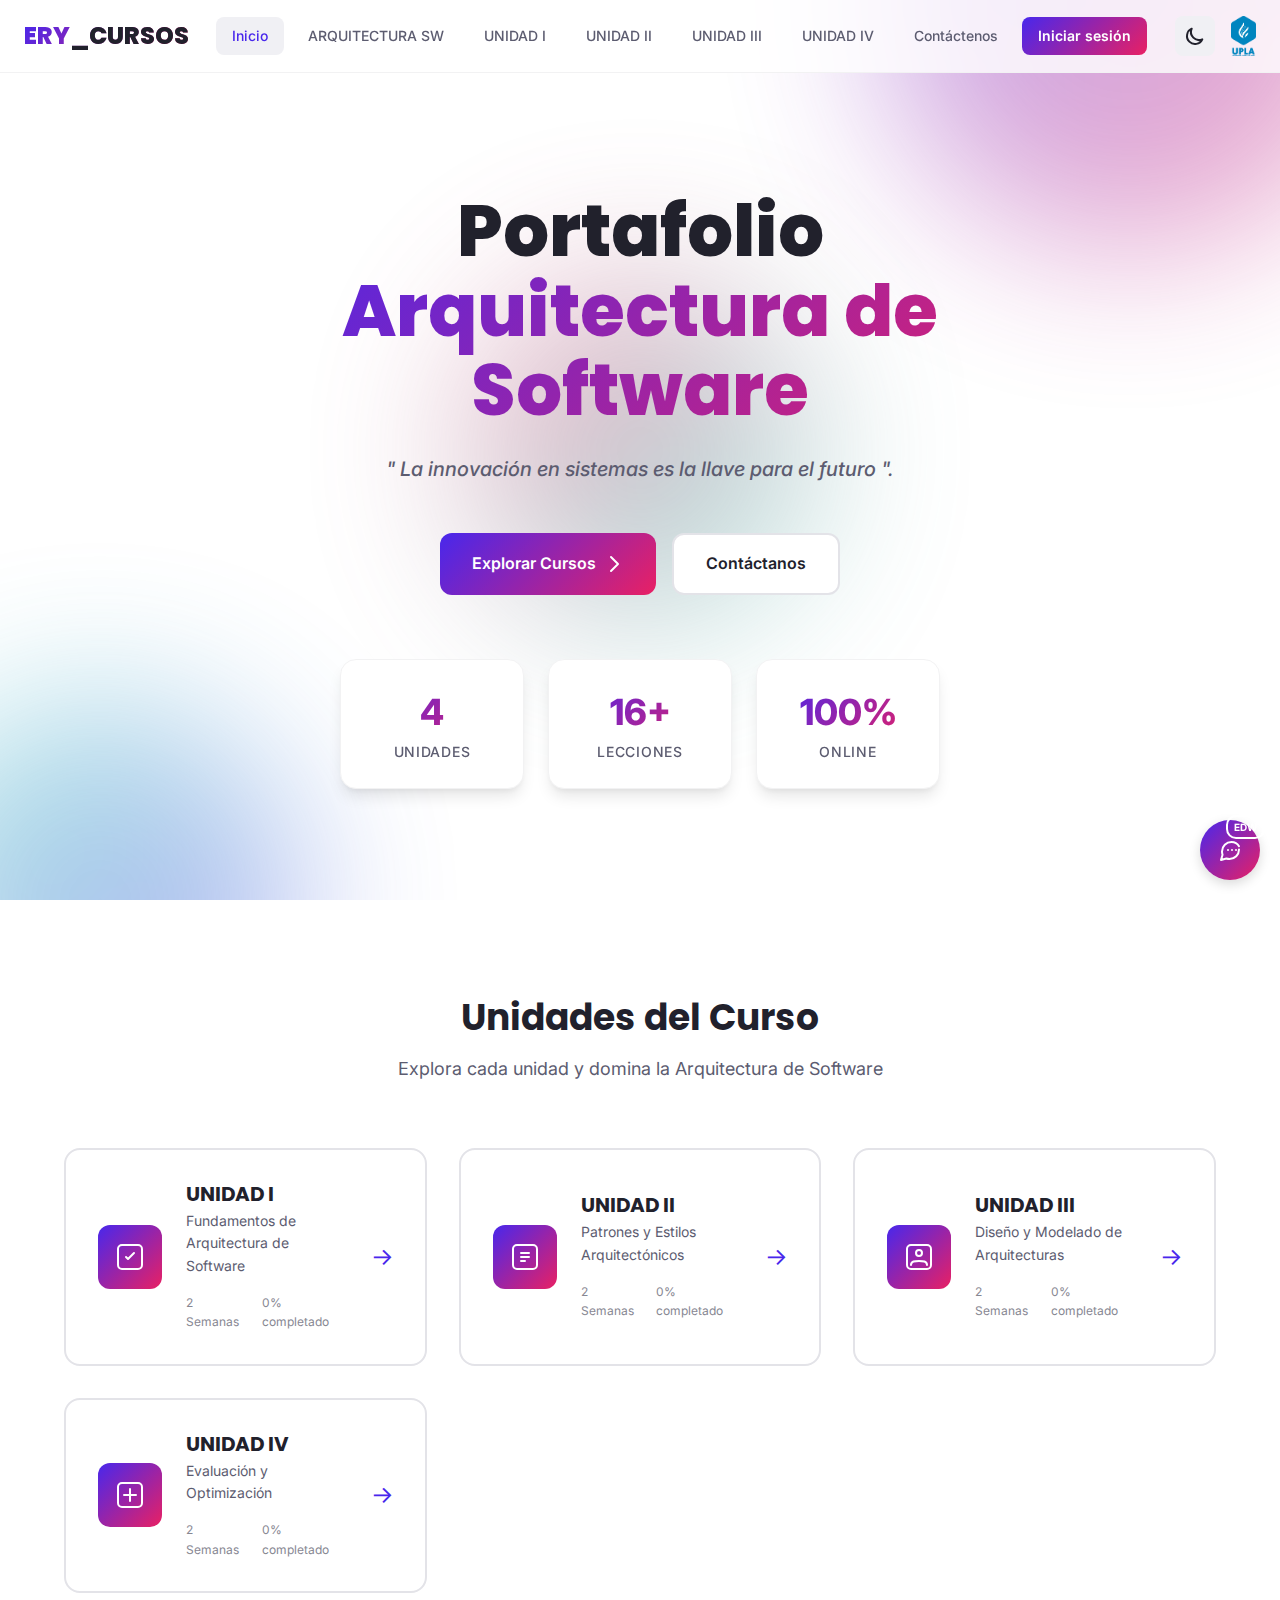
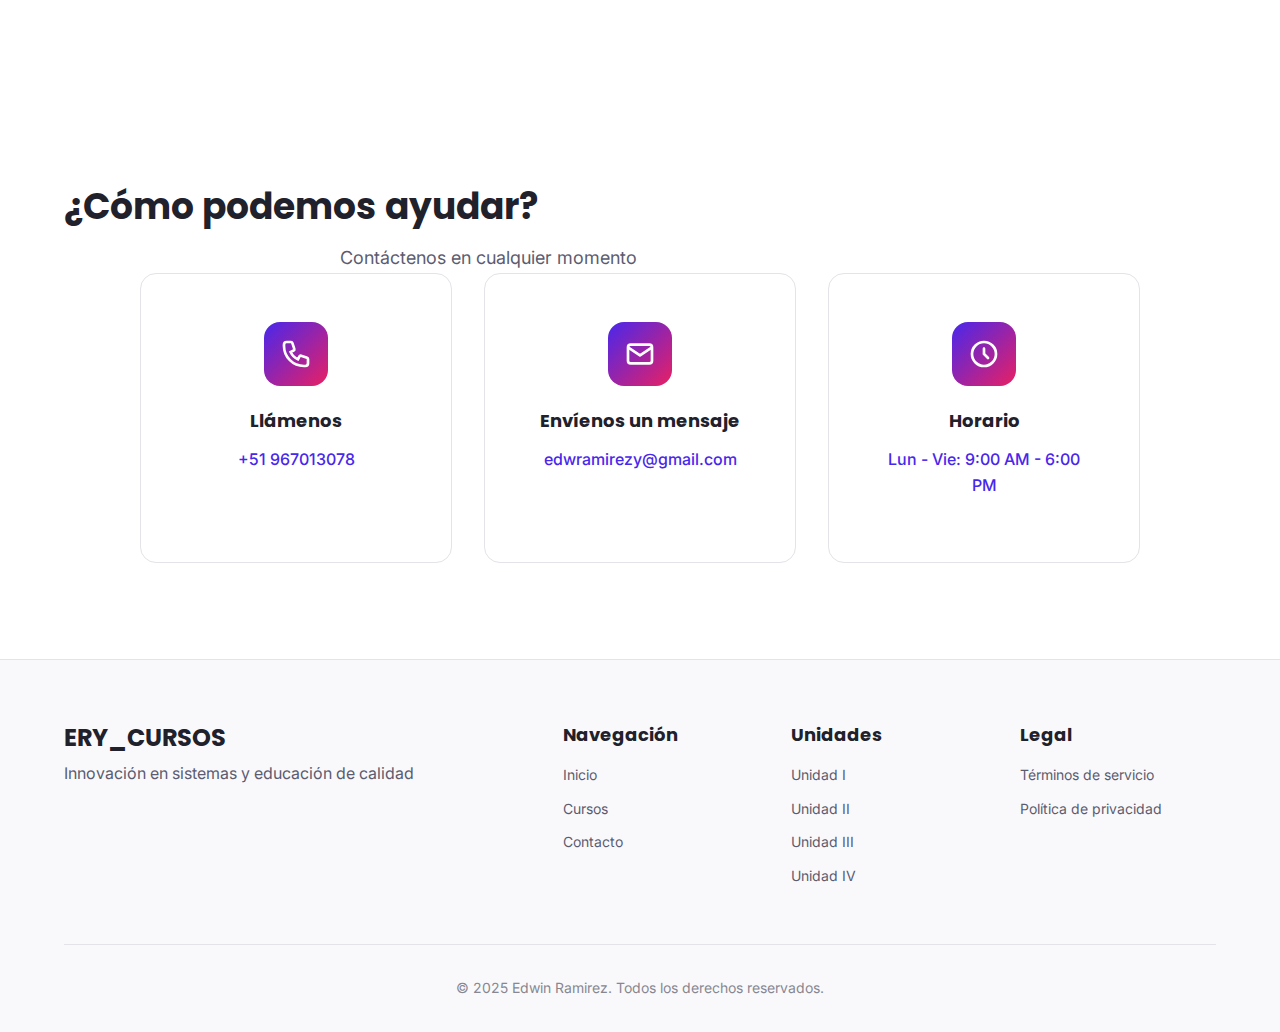
<file: index.html>
<!DOCTYPE html>
<html lang="es">

<head>
    <meta charset="UTF-8">
    <meta name="viewport" content="width=device-width, initial-scale=1.0">
    <meta name="description" content="Portafolio de Arquitectura de Software - Edwin Ramirez">
    <meta name="author" content="Edwin Ramirez">
    <title>PORTAFOLIO EDWIN RAMIREZ - Arquitectura de Software</title>

    <!-- Fonts -->
    <link rel="preconnect" href="https://fonts.googleapis.com">
    <link rel="preconnect" href="https://fonts.gstatic.com" crossorigin>
    <link
        href="https://fonts.googleapis.com/css2?family=Inter:wght@300;400;500;600;700&family=Poppins:wght@600;700;800&display=swap"
        rel="stylesheet">

    <!-- Stylesheets -->
    <link rel="stylesheet" href="css/styles.css">
    <link rel="stylesheet" href="css/components.css">
    <link rel="stylesheet" href="css/animations.css">
    <link rel="stylesheet" href="css/chatbox.css">
</head>

<body>
    <!-- Navigation -->
    <nav class="navbar" id="navbar">
        <div class="nav-container">
            <div class="nav-brand">
                <h1 class="logo">ERY<span class="logo-accent">_CURSOS</span></h1>
            </div>

            <button class="mobile-toggle" id="mobileToggle" aria-label="Toggle navigation">
                <span></span>
                <span></span>
                <span></span>
            </button>

            <ul class="nav-menu" id="navMenu">
                <li><a href="index.html" class="nav-link active">Inicio</a></li>
                <li><a href="courses.html" class="nav-link">ARQUITECTURA SW</a></li>
                <li><a href="unidad1.html" class="nav-link">UNIDAD I</a></li>
                <li><a href="unidad2.html" class="nav-link">UNIDAD II</a></li>
                <li><a href="unidad3.html" class="nav-link">UNIDAD III</a></li>
                <li><a href="unidad4.html" class="nav-link">UNIDAD IV</a></li>
                <li><a href="contact.html" class="nav-link">Contáctenos</a></li>
                <li><a href="login.html" class="nav-link btn-login">Iniciar sesión</a></li>
            </ul>

            <div class="nav-actions">
                <button class="theme-toggle" id="themeToggle" aria-label="Toggle dark mode">
                    <svg class="sun-icon" width="20" height="20" viewBox="0 0 20 20" fill="none">
                        <circle cx="10" cy="10" r="4" stroke="currentColor" stroke-width="2" />
                        <path
                            d="M10 2V4M10 16V18M18 10H16M4 10H2M15.657 4.343L14.243 5.757M5.757 14.243L4.343 15.657M15.657 15.657L14.243 14.243M5.757 5.757L4.343 4.343"
                            stroke="currentColor" stroke-width="2" stroke-linecap="round" />
                    </svg>
                    <svg class="moon-icon" width="20" height="20" viewBox="0 0 20 20" fill="none">
                        <path d="M17.293 13.293A8 8 0 016.707 2.707a8.001 8.001 0 1010.586 10.586z"
                            stroke="currentColor" stroke-width="2" stroke-linejoin="round" />
                    </svg>
                </button>
                <img src="images/upla.png" alt="UPLA Logo" class="upla-logo" onerror="this.style.display='none'">
            </div>
        </div>
    </nav>

    <!-- Hero Section -->
    <section class="hero">
        <div class="hero-background">
            <div class="gradient-orb orb-1"></div>
            <div class="gradient-orb orb-2"></div>
            <div class="gradient-orb orb-3"></div>
        </div>

        <div class="hero-content">
            <div class="hero-text">
                <h1 class="hero-title">
                    <span class="title-line">Portafolio</span>
                    <span class="title-line gradient-text">Arquitectura de Software</span>
                </h1>
                <p class="hero-subtitle">" La innovación en sistemas es la llave para el futuro ".</p>
                <div class="hero-cta">
                    <a href="courses.html" class="btn btn-primary">
                        Explorar Cursos
                        <svg width="20" height="20" viewBox="0 0 20 20" fill="none">
                            <path d="M7 3L14 10L7 17" stroke="currentColor" stroke-width="2" stroke-linecap="round"
                                stroke-linejoin="round" />
                        </svg>
                    </a>
                    <a href="contact.html" class="btn btn-secondary">Contáctanos</a>
                </div>
            </div>

            <div class="hero-stats">
                <div class="stat-card">
                    <div class="stat-number">4</div>
                    <div class="stat-label">Unidades</div>
                </div>
                <div class="stat-card">
                    <div class="stat-number">16+</div>
                    <div class="stat-label">Lecciones</div>
                </div>
                <div class="stat-card">
                    <div class="stat-number">100%</div>
                    <div class="stat-label">Online</div>
                </div>
            </div>
        </div>
    </section>

    <!-- Units Preview -->
    <section class="units-preview">
        <div class="container">
            <div class="section-header">
                <h2 class="section-title">Unidades del Curso</h2>
                <p class="section-description">Explora cada unidad y domina la Arquitectura de Software</p>
            </div>

            <div class="units-grid">
                <a href="unidad1.html" class="unit-card">
                    <div class="unit-icon">
                        <svg width="40" height="40" viewBox="0 0 40 40" fill="none">
                            <rect x="8" y="8" width="24" height="24" rx="4" stroke="currentColor" stroke-width="2" />
                            <path d="M16 20L18 22L24 16" stroke="currentColor" stroke-width="2" stroke-linecap="round"
                                stroke-linejoin="round" />
                        </svg>
                    </div>
                    <div class="unit-content">
                        <h3 class="unit-title">UNIDAD I</h3>
                        <p class="unit-description">Fundamentos de Arquitectura de Software</p>
                        <div class="unit-meta">
                            <span class="unit-lessons">2 Semanas</span>
                            <span class="unit-progress">0% completado</span>
                        </div>
                    </div>
                    <div class="unit-arrow">→</div>
                </a>

                <a href="unidad2.html" class="unit-card">
                    <div class="unit-icon">
                        <svg width="40" height="40" viewBox="0 0 40 40" fill="none">
                            <rect x="8" y="8" width="24" height="24" rx="4" stroke="currentColor" stroke-width="2" />
                            <path d="M16 16H24M16 20H24M16 24H20" stroke="currentColor" stroke-width="2"
                                stroke-linecap="round" />
                        </svg>
                    </div>
                    <div class="unit-content">
                        <h3 class="unit-title">UNIDAD II</h3>
                        <p class="unit-description">Patrones y Estilos Arquitectónicos</p>
                        <div class="unit-meta">
                            <span class="unit-lessons">2 Semanas</span>
                            <span class="unit-progress">0% completado</span>
                        </div>
                    </div>
                    <div class="unit-arrow">→</div>
                </a>

                <a href="unidad3.html" class="unit-card">
                    <div class="unit-icon">
                        <svg width="40" height="40" viewBox="0 0 40 40" fill="none">
                            <rect x="8" y="8" width="24" height="24" rx="4" stroke="currentColor" stroke-width="2" />
                            <circle cx="20" cy="16" r="3" stroke="currentColor" stroke-width="2" />
                            <path d="M12 28C12 24 16 24 20 24C24 24 28 24 28 28" stroke="currentColor" stroke-width="2"
                                stroke-linecap="round" />
                        </svg>
                    </div>
                    <div class="unit-content">
                        <h3 class="unit-title">UNIDAD III</h3>
                        <p class="unit-description">Diseño y Modelado de Arquitecturas</p>
                        <div class="unit-meta">
                            <span class="unit-lessons">2 Semanas</span>
                            <span class="unit-progress">0% completado</span>
                        </div>
                    </div>
                    <div class="unit-arrow">→</div>
                </a>

                <a href="unidad4.html" class="unit-card">
                    <div class="unit-icon">
                        <svg width="40" height="40" viewBox="0 0 40 40" fill="none">
                            <rect x="8" y="8" width="24" height="24" rx="4" stroke="currentColor" stroke-width="2" />
                            <path d="M20 14V26M14 20H26" stroke="currentColor" stroke-width="2"
                                stroke-linecap="round" />
                        </svg>
                    </div>
                    <div class="unit-content">
                        <h3 class="unit-title">UNIDAD IV</h3>
                        <p class="unit-description">Evaluación y Optimización</p>
                        <div class="unit-meta">
                            <span class="unit-lessons">2 Semanas</span>
                            <span class="unit-progress">0% completado</span>
                        </div>
                    </div>
                    <div class="unit-arrow">→</div>
                </a>
            </div>
        </div>
    </section>

    <!-- Contact Info -->
    <section class="contact-info">
        <div class="container">
            <h2 class="section-title">¿Cómo podemos ayudar?</h2>
            <p class="section-subtitle">Contáctenos en cualquier momento</p>

            <div class="contact-grid">
                <div class="contact-card">
                    <div class="contact-icon">
                        <svg width="32" height="32" viewBox="0 0 24 24" fill="none">
                            <path
                                d="M3 5C3 3.89543 3.89543 3 5 3H8.27924C8.70967 3 9.09181 3.27543 9.22792 3.68377L10.7257 8.17721C10.8831 8.64932 10.6694 9.16531 10.2243 9.38787L7.96701 10.5165C9.06925 12.9612 11.0388 14.9308 13.4835 16.033L14.6121 13.7757C14.8347 13.3306 15.3507 13.1169 15.8228 13.2743L20.3162 14.7721C20.7246 14.9082 21 15.2903 21 15.7208V19C21 20.1046 20.1046 21 19 21H18C9.71573 21 3 14.2843 3 6V5Z"
                                stroke="currentColor" stroke-width="2" />
                        </svg>
                    </div>
                    <h3>Llámenos</h3>
                    <a href="tel:+51967013078" class="contact-link">+51 967013078</a>
                </div>

                <div class="contact-card">
                    <div class="contact-icon">
                        <svg width="32" height="32" viewBox="0 0 24 24" fill="none">
                            <rect x="3" y="5" width="18" height="14" rx="2" stroke="currentColor" stroke-width="2" />
                            <path d="M3 7L12 13L21 7" stroke="currentColor" stroke-width="2" stroke-linejoin="round" />
                        </svg>
                    </div>
                    <h3>Envíenos un mensaje</h3>
                    <a href="mailto:edwramirezy@gmail.com" class="contact-link">edwramirezy@gmail.com</a>
                </div>

                <div class="contact-card">
                    <div class="contact-icon">
                        <svg width="32" height="32" viewBox="0 0 24 24" fill="none">
                            <circle cx="12" cy="12" r="9" stroke="currentColor" stroke-width="2" />
                            <path d="M12 8V12L15 15" stroke="currentColor" stroke-width="2" stroke-linecap="round" />
                        </svg>
                    </div>
                    <h3>Horario</h3>
                    <p class="contact-link">Lun - Vie: 9:00 AM - 6:00 PM</p>
                </div>
            </div>
        </div>
    </section>

    <!-- Footer -->
    <footer class="footer">
        <div class="container">
            <div class="footer-content">
                <div class="footer-brand">
                    <h3>ERY_CURSOS</h3>
                    <p>Innovación en sistemas y educación de calidad</p>
                </div>

                <div class="footer-links">
                    <div class="footer-column">
                        <h4>Navegación</h4>
                        <ul>
                            <li><a href="index.html">Inicio</a></li>
                            <li><a href="courses.html">Cursos</a></li>
                            <li><a href="contact.html">Contacto</a></li>
                        </ul>
                    </div>

                    <div class="footer-column">
                        <h4>Unidades</h4>
                        <ul>
                            <li><a href="unidad1.html">Unidad I</a></li>
                            <li><a href="unidad2.html">Unidad II</a></li>
                            <li><a href="unidad3.html">Unidad III</a></li>
                            <li><a href="unidad4.html">Unidad IV</a></li>
                        </ul>
                    </div>

                    <div class="footer-column">
                        <h4>Legal</h4>
                        <ul>
                            <li><a href="#">Términos de servicio</a></li>
                            <li><a href="#">Política de privacidad</a></li>
                        </ul>
                    </div>
                </div>
            </div>

            <div class="footer-bottom">
                <p>&copy; 2025 Edwin Ramirez. Todos los derechos reservados.</p>
            </div>
        </div>
    </footer>

    <!-- Scripts -->
    <script src="js/main.js"></script>
    <script src="js/progress.js"></script>
    <script src="js/chatbox.js"></script>
</body>

</html>
</file>
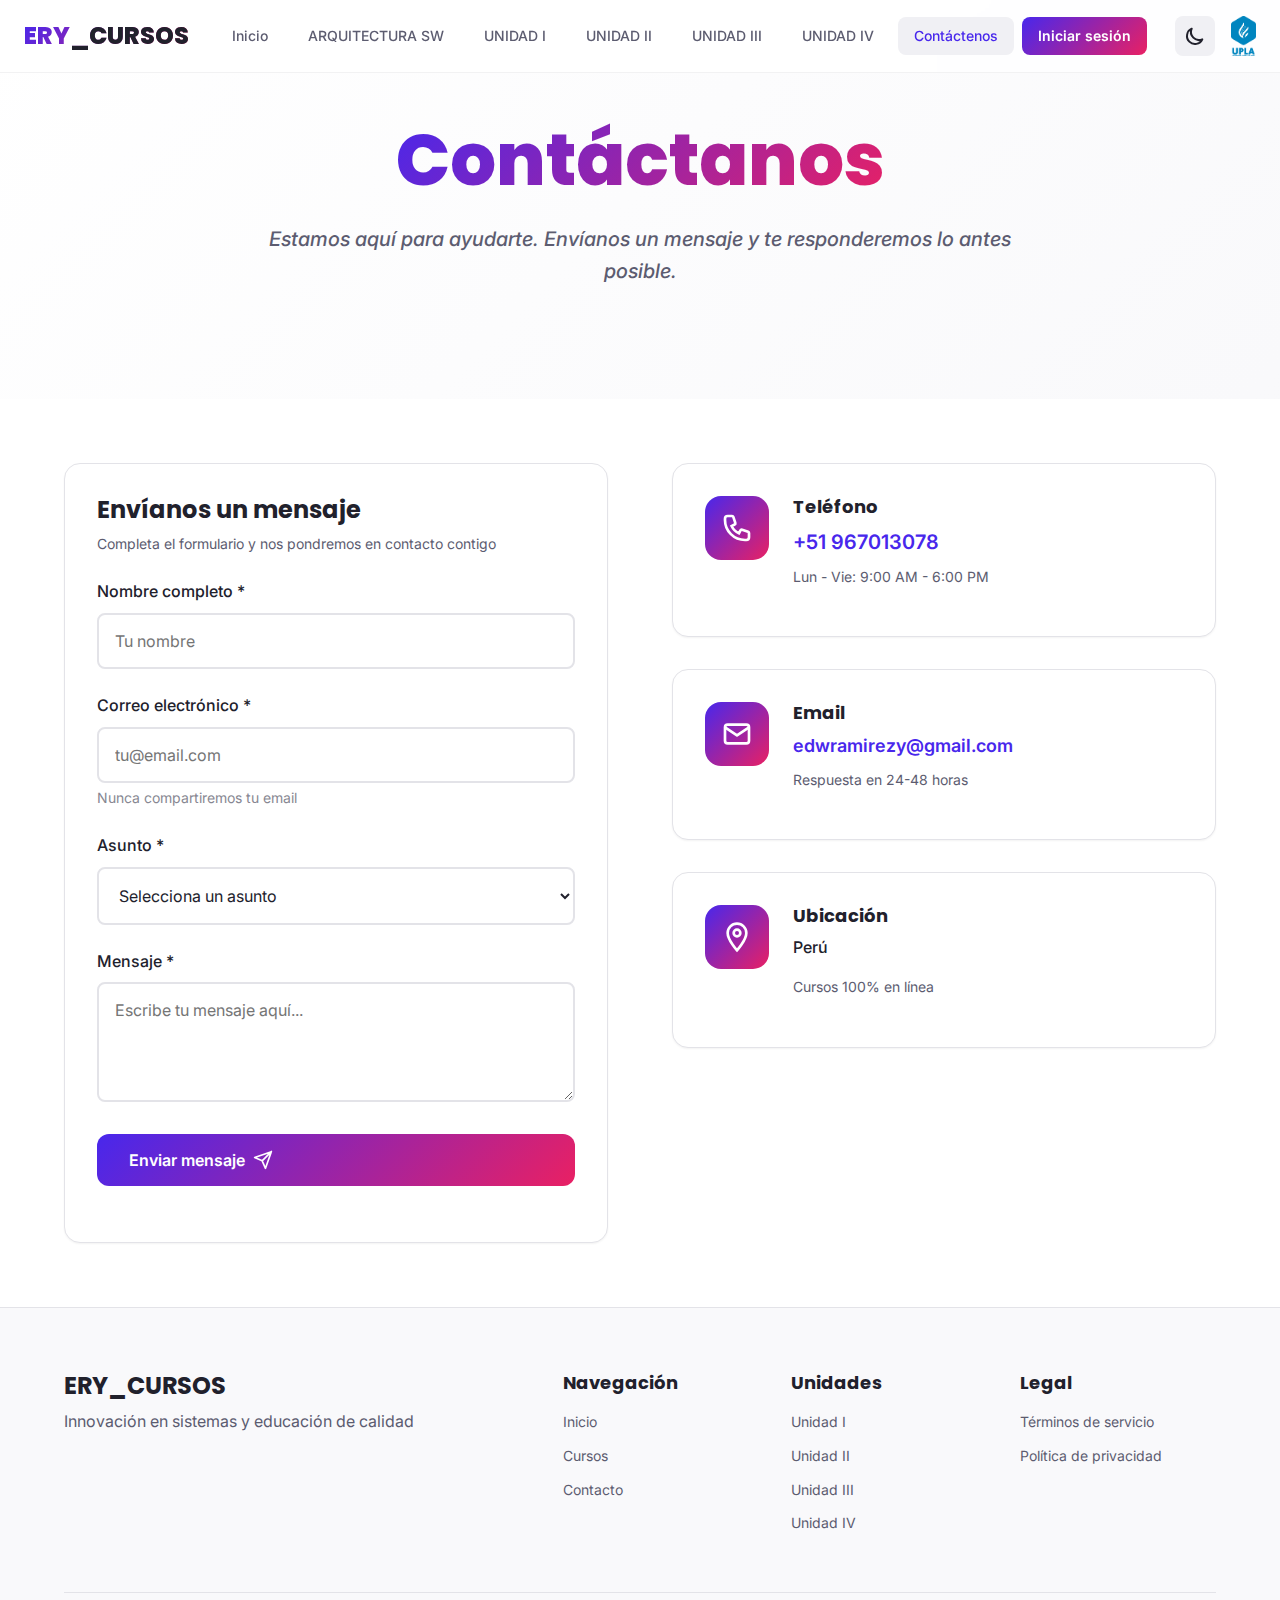
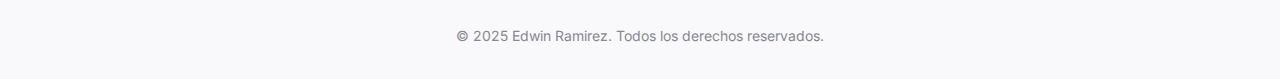
<file: contact.html>
<!DOCTYPE html>
<html lang="es">

<head>
    <meta charset="UTF-8">
    <meta name="viewport" content="width=device-width, initial-scale=1.0">
    <meta name="description" content="Contacto - ERY CURSOS Arquitectura de Software">
    <title>Contacto | ERY CURSOS</title>

    <link rel="preconnect" href="https://fonts.googleapis.com">
    <link rel="preconnect" href="https://fonts.gstatic.com" crossorigin>
    <link
        href="https://fonts.googleapis.com/css2?family=Inter:wght@300;400;500;600;700&family=Poppins:wght@600;700;800&display=swap"
        rel="stylesheet">

    <link rel="stylesheet" href="css/styles.css">
    <link rel="stylesheet" href="css/components.css">
    <link rel="stylesheet" href="css/animations.css">
</head>

<body>
    <!-- Navigation -->
    <nav class="navbar" id="navbar">
        <div class="nav-container">
            <div class="nav-brand">
                <h1 class="logo">ERY<span class="logo-accent">_CURSOS</span></h1>
            </div>

            <button class="mobile-toggle" id="mobileToggle" aria-label="Toggle navigation">
                <span></span>
                <span></span>
                <span></span>
            </button>

            <ul class="nav-menu" id="navMenu">
                <li><a href="index.html" class="nav-link">Inicio</a></li>
                <li><a href="courses.html" class="nav-link">ARQUITECTURA SW</a></li>
                <li><a href="unidad1.html" class="nav-link">UNIDAD I</a></li>
                <li><a href="unidad2.html" class="nav-link">UNIDAD II</a></li>
                <li><a href="unidad3.html" class="nav-link">UNIDAD III</a></li>
                <li><a href="unidad4.html" class="nav-link">UNIDAD IV</a></li>
                <li><a href="contact.html" class="nav-link active">Contáctenos</a></li>
                <li><a href="login.html" class="nav-link btn-login">Iniciar sesión</a></li>
            </ul>

            <div class="nav-actions">
                <button class="theme-toggle" id="themeToggle" aria-label="Toggle dark mode">
                    <svg class="sun-icon" width="20" height="20" viewBox="0 0 20 20" fill="none">
                        <circle cx="10" cy="10" r="4" stroke="currentColor" stroke-width="2" />
                        <path
                            d="M10 2V4M10 16V18M18 10H16M4 10H2M15.657 4.343L14.243 5.757M5.757 14.243L4.343 15.657M15.657 15.657L14.243 14.243M5.757 5.757L4.343 4.343"
                            stroke="currentColor" stroke-width="2" stroke-linecap="round" />
                    </svg>
                    <svg class="moon-icon" width="20" height="20" viewBox="0 0 20 20" fill="none">
                        <path d="M17.293 13.293A8 8 0 016.707 2.707a8.001 8.001 0 1010.586 10.586z"
                            stroke="currentColor" stroke-width="2" stroke-linejoin="round" />
                    </svg>
                </button>
                <img src="images/upla.png" alt="UPLA Logo" class="upla-logo" onerror="this.style.display='none'">
            </div>
        </div>
    </nav>

    <!-- Contact Hero -->
    <section
        style="padding-top: 120px; padding-bottom: var(--spacing-3xl); background: linear-gradient(135deg, var(--color-bg), var(--color-bg-secondary));">
        <div class="container">
            <div style="max-width: 800px; margin: 0 auto; text-align: center;">
                <h1 class="hero-title animate-fade-in">
                    <span class="gradient-text">Contáctanos</span>
                </h1>
                <p class="hero-subtitle animate-fade-in animation-delay-1">
                    Estamos aquí para ayudarte. Envíanos un mensaje y te responderemos lo antes posible.
                </p>
            </div>
        </div>
    </section>

    <!-- Contact Form & Info -->
    <section class="container" style="padding: var(--spacing-3xl) var(--spacing-lg);">
        <div
            style="display: grid; grid-template-columns: 1fr 1fr; gap: var(--spacing-3xl); max-width: 1200px; margin: 0 auto;">

            <!-- Contact Form -->
            <div class="card animate-fade-in-left">
                <div class="card-header">
                    <h2 class="card-title">Envíanos un mensaje</h2>
                    <p class="card-description">Completa el formulario y nos pondremos en contacto contigo</p>
                </div>
                <div class="card-body">
                    <form id="contactForm">
                        <div class="form-group">
                            <label class="form-label" for="name">Nombre completo *</label>
                            <input type="text" id="name" class="form-input" required placeholder="Tu nombre">
                        </div>

                        <div class="form-group">
                            <label class="form-label" for="email">Correo electrónico *</label>
                            <input type="email" id="email" class="form-input" required placeholder="tu@email.com">
                            <div class="form-helper">Nunca compartiremos tu email</div>
                        </div>

                        <div class="form-group">
                            <label class="form-label" for="subject">Asunto *</label>
                            <select id="subject" class="form-select" required>
                                <option value="">Selecciona un asunto</option>
                                <option value="general">Consulta general</option>
                                <option value="tecnico">Soporte técnico</option>
                                <option value="academico">Consulta académica</option>
                                <option value="inscripcion">Inscripción al curso</option>
                            </select>
                        </div>

                        <div class="form-group">
                            <label class="form-label" for="message">Mensaje *</label>
                            <textarea id="message" class="form-textarea" required
                                placeholder="Escribe tu mensaje aquí..."></textarea>
                        </div>

                        <button type="submit" class="btn btn-primary" style="width: 100%;">
                            Enviar mensaje
                            <svg width="20" height="20" viewBox="0 0 24 24" fill="none">
                                <path d="M22 2L11 13M22 2L15 22L11 13M22 2L2 9L11 13" stroke="currentColor"
                                    stroke-width="2" stroke-linecap="round" stroke-linejoin="round" />
                            </svg>
                        </button>
                    </form>
                </div>
            </div>

            <!-- Contact Info -->
            <div class="animate-fade-in-right">
                <div class="card" style="margin-bottom: var(--spacing-xl);">
                    <div style="display: flex; align-items: flex-start; gap: var(--spacing-lg);">
                        <div class="contact-icon" style="margin: 0;">
                            <svg width="32" height="32" viewBox="0 0 24 24" fill="none">
                                <path
                                    d="M3 5C3 3.89543 3.89543 3 5 3H8.27924C8.70967 3 9.09181 3.27543 9.22792 3.68377L10.7257 8.17721C10.8831 8.64932 10.6694 9.16531 10.2243 9.38787L7.96701 10.5165C9.06925 12.9612 11.0388 14.9308 13.4835 16.033L14.6121 13.7757C14.8347 13.3306 15.3507 13.1169 15.8228 13.2743L20.3162 14.7721C20.7246 14.9082 21 15.2903 21 15.7208V19C21 20.1046 20.1046 21 19 21H18C9.71573 21 3 14.2843 3 6V5Z"
                                    stroke="currentColor" stroke-width="2" />
                            </svg>
                        </div>
                        <div>
                            <h3 style="margin-bottom: var(--spacing-sm); font-size: var(--font-size-lg);">Teléfono</h3>
                            <a href="tel:+51967013078" class="contact-link"
                                style="font-size: var(--font-size-xl); font-weight: var(--font-weight-semibold);">+51
                                967013078</a>
                            <p
                                style="color: var(--color-text-secondary); font-size: var(--font-size-sm); margin-top: var(--spacing-sm);">
                                Lun - Vie: 9:00 AM - 6:00 PM</p>
                        </div>
                    </div>
                </div>

                <div class="card" style="margin-bottom: var(--spacing-xl);">
                    <div style="display: flex; align-items: flex-start; gap: var(--spacing-lg);">
                        <div class="contact-icon" style="margin: 0;">
                            <svg width="32" height="32" viewBox="0 0 24 24" fill="none">
                                <rect x="3" y="5" width="18" height="14" rx="2" stroke="currentColor"
                                    stroke-width="2" />
                                <path d="M3 7L12 13L21 7" stroke="currentColor" stroke-width="2"
                                    stroke-linejoin="round" />
                            </svg>
                        </div>
                        <div>
                            <h3 style="margin-bottom: var(--spacing-sm); font-size: var(--font-size-lg);">Email</h3>
                            <a href="mailto:edwramirezy@gmail.com" class="contact-link"
                                style="font-size: var(--font-size-lg); font-weight: var(--font-weight-semibold); word-break: break-all;">edwramirezy@gmail.com</a>
                            <p
                                style="color: var(--color-text-secondary); font-size: var(--font-size-sm); margin-top: var(--spacing-sm);">
                                Respuesta en 24-48 horas</p>
                        </div>
                    </div>
                </div>

                <div class="card">
                    <div style="display: flex; align-items: flex-start; gap: var(--spacing-lg);">
                        <div class="contact-icon" style="margin: 0;">
                            <svg width="32" height="32" viewBox="0 0 24 24" fill="none">
                                <path
                                    d="M12 2C8.13 2 5 5.13 5 9C5 14.25 12 22 12 22C12 22 19 14.25 19 9C19 5.13 15.87 2 12 2ZM12 11.5C10.62 11.5 9.5 10.38 9.5 9C9.5 7.62 10.62 6.5 12 6.5C13.38 6.5 14.5 7.62 14.5 9C14.5 10.38 13.38 11.5 12 11.5Z"
                                    stroke="currentColor" stroke-width="2" />
                            </svg>
                        </div>
                        <div>
                            <h3 style="margin-bottom: var(--spacing-sm); font-size: var(--font-size-lg);">Ubicación</h3>
                            <p
                                style="color: var(--color-text); font-size: var(--font-size-base); font-weight: var(--font-weight-medium);">
                                Perú</p>
                            <p
                                style="color: var(--color-text-secondary); font-size: var(--font-size-sm); margin-top: var(--spacing-sm);">
                                Cursos 100% en línea</p>
                        </div>
                    </div>
                </div>
            </div>
        </div>
    </section>

    <!-- Footer -->
    <footer class="footer">
        <div class="container">
            <div class="footer-content">
                <div class="footer-brand">
                    <h3>ERY_CURSOS</h3>
                    <p>Innovación en sistemas y educación de calidad</p>
                </div>

                <div class="footer-links">
                    <div class="footer-column">
                        <h4>Navegación</h4>
                        <ul>
                            <li><a href="index.html">Inicio</a></li>
                            <li><a href="courses.html">Cursos</a></li>
                            <li><a href="contact.html">Contacto</a></li>
                        </ul>
                    </div>

                    <div class="footer-column">
                        <h4>Unidades</h4>
                        <ul>
                            <li><a href="unidad1.html">Unidad I</a></li>
                            <li><a href="unidad2.html">Unidad II</a></li>
                            <li><a href="unidad3.html">Unidad III</a></li>
                            <li><a href="unidad4.html">Unidad IV</a></li>
                        </ul>
                    </div>

                    <div class="footer-column">
                        <h4>Legal</h4>
                        <ul>
                            <li><a href="#">Términos de servicio</a></li>
                            <li><a href="#">Política de privacidad</a></li>
                        </ul>
                    </div>
                </div>
            </div>

            <div class="footer-bottom">
                <p>&copy; 2025 Edwin Ramirez. Todos los derechos reservados.</p>
            </div>
        </div>
    </footer>

    <script src="js/main.js"></script>
    <script>
        // Form submission handler
        document.getElementById('contactForm').addEventListener('submit', function (e) {
            e.preventDefault();

            const formData = {
                name: document.getElementById('name').value,
                email: document.getElementById('email').value,
                subject: document.getElementById('subject').value,
                message: document.getElementById('message').value
            };

            // Show success message
            window.ERY.utils.showNotification('¡Mensaje enviado exitosamente! Te contactaremos pronto.', 'success');

            // Reset form
            this.reset();

            // In a real application, you would send this to a backend or email service
            console.log('Form submitted:', formData);
        });
    </script>
</body>

</html>
</file>
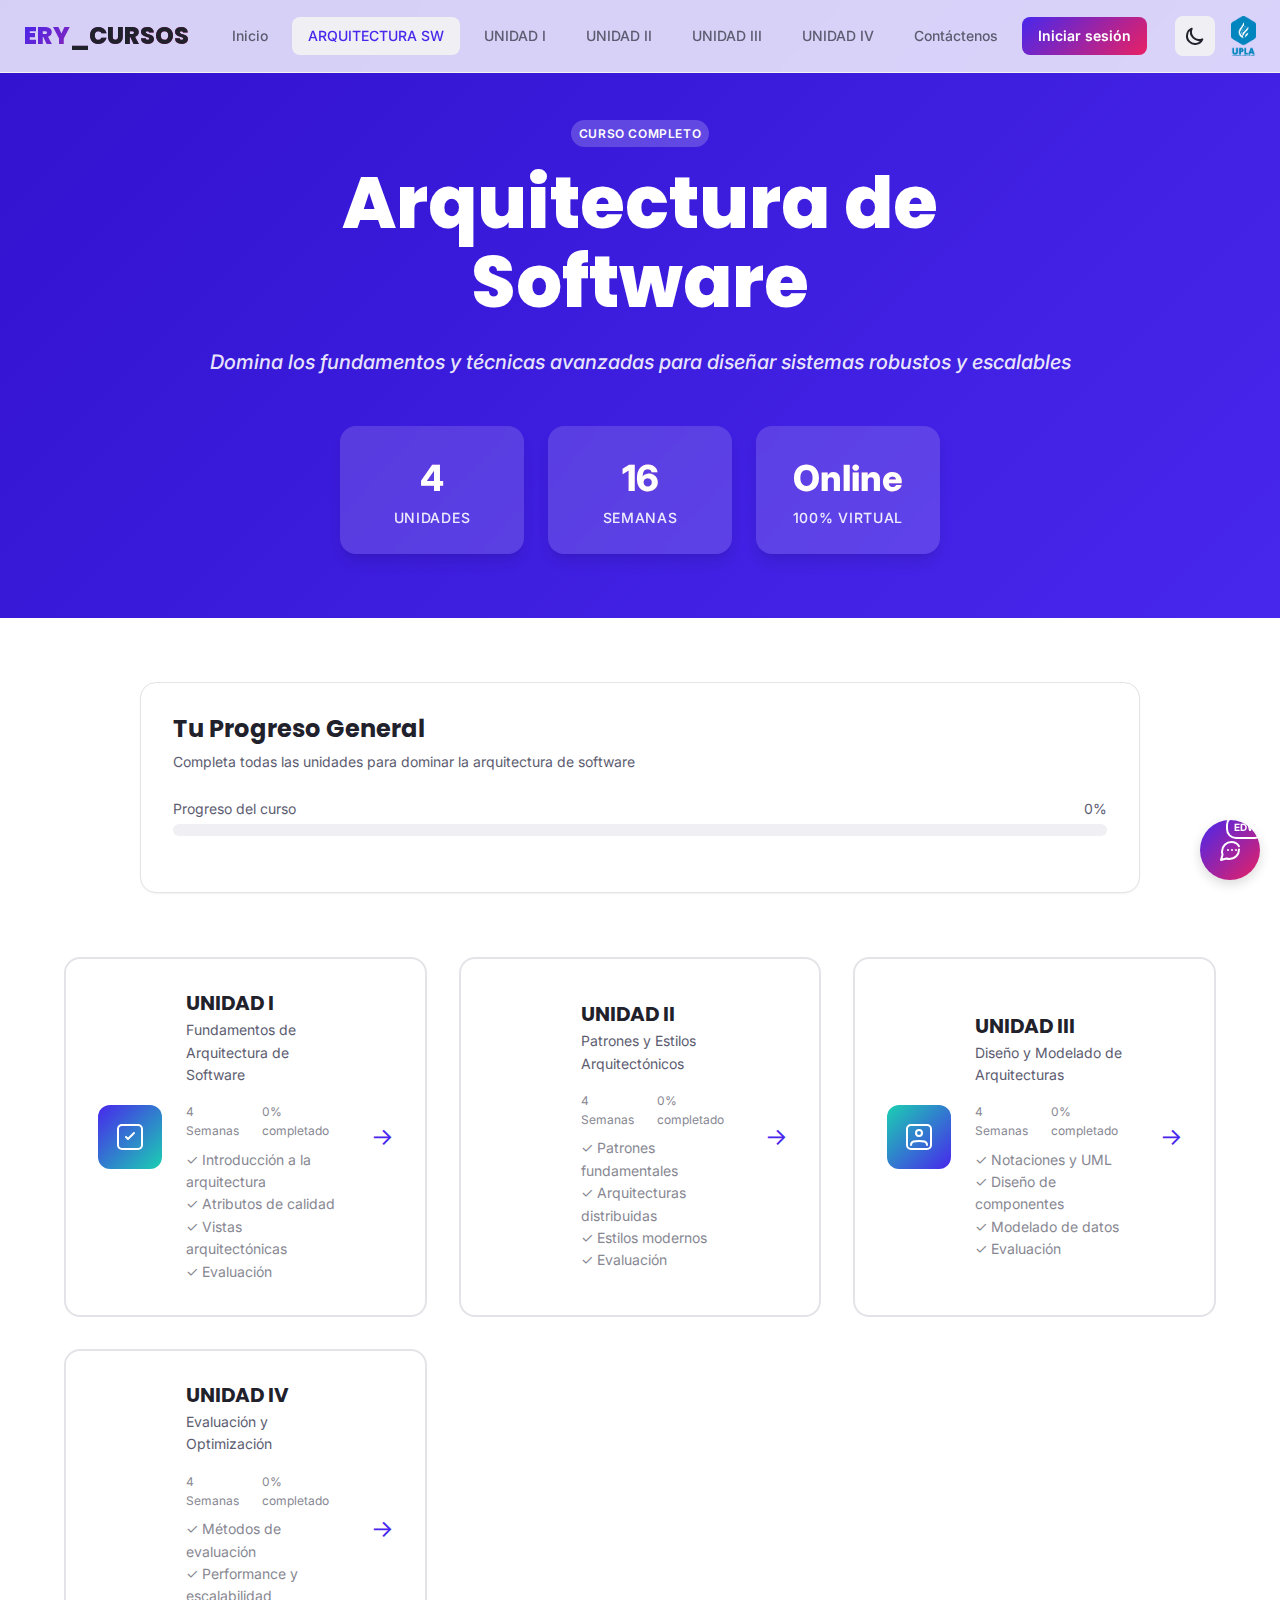
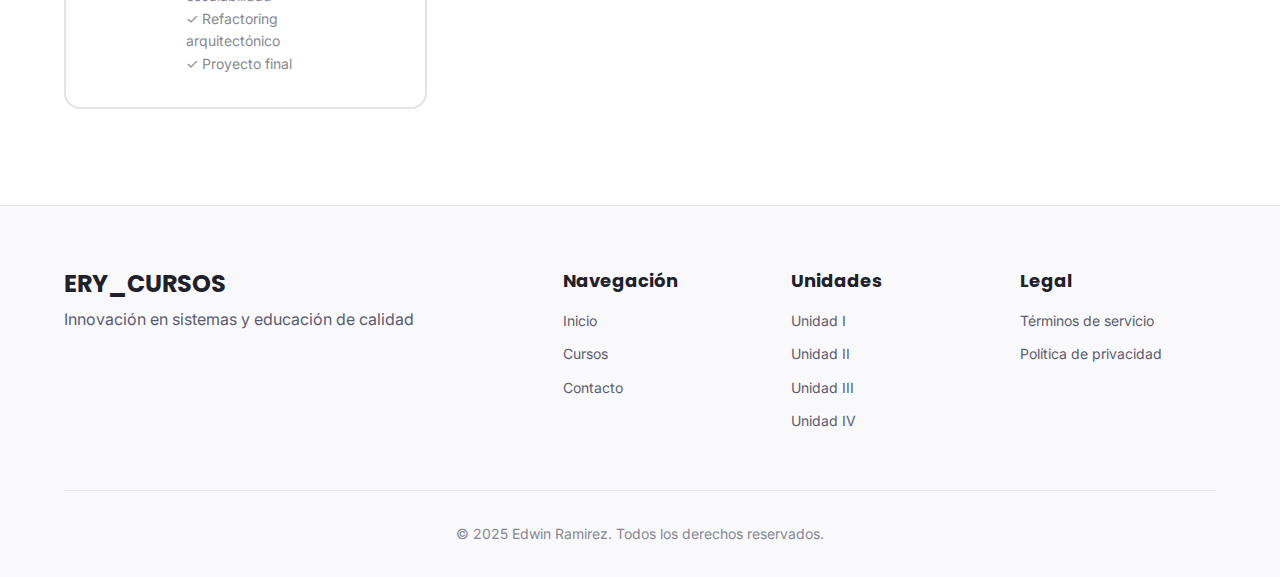
<file: courses.html>
<!DOCTYPE html>
<html lang="es">

<head>
    <meta charset="UTF-8">
    <meta name="viewport" content="width=device-width, initial-scale=1.0">
    <meta name="description" content="Curso de Arquitectura de Software - Vista General">
    <title>Arquitectura de Software | ERY CURSOS</title>

    <link rel="preconnect" href="https://fonts.googleapis.com">
    <link rel="preconnect" href="https://fonts.gstatic.com" crossorigin>
    <link
        href="https://fonts.googleapis.com/css2?family=Inter:wght@300;400;500;600;700&family=Poppins:wght@600;700;800&display=swap"
        rel="stylesheet">

    <link rel="stylesheet" href="css/styles.css">
    <link rel="stylesheet" href="css/components.css">
    <link rel="stylesheet" href="css/animations.css">
    <link rel="stylesheet" href="css/chatbox.css">
</head>

<body>
    <!-- Navigation -->
    <nav class="navbar" id="navbar">
        <div class="nav-container">
            <div class="nav-brand">
                <h1 class="logo">ERY<span class="logo-accent">_CURSOS</span></h1>
            </div>

            <button class="mobile-toggle" id="mobileToggle" aria-label="Toggle navigation">
                <span></span>
                <span></span>
                <span></span>
            </button>

            <ul class="nav-menu" id="navMenu">
                <li><a href="index.html" class="nav-link">Inicio</a></li>
                <li><a href="courses.html" class="nav-link active">ARQUITECTURA SW</a></li>
                <li><a href="unidad1.html" class="nav-link">UNIDAD I</a></li>
                <li><a href="unidad2.html" class="nav-link">UNIDAD II</a></li>
                <li><a href="unidad3.html" class="nav-link">UNIDAD III</a></li>
                <li><a href="unidad4.html" class="nav-link">UNIDAD IV</a></li>
                <li><a href="contact.html" class="nav-link">Contáctenos</a></li>
                <li><a href="login.html" class="nav-link btn-login">Iniciar sesión</a></li>
            </ul>

            <div class="nav-actions">
                <button class="theme-toggle" id="themeToggle" aria-label="Toggle dark mode">
                    <svg class="sun-icon" width="20" height="20" viewBox="0 0 20 20" fill="none">
                        <circle cx="10" cy="10" r="4" stroke="currentColor" stroke-width="2" />
                        <path
                            d="M10 2V4M10 16V18M18 10H16M4 10H2M15.657 4.343L14.243 5.757M5.757 14. 243L4.343 15.657M15.657 15.657L14.243 14.243M5.757 5.757L4.343 4.343"
                            stroke="currentColor" stroke-width="2" stroke-linecap="round" />
                    </svg>
                    <svg class="moon-icon" width="20" height="20" viewBox="0 0 20 20" fill="none">
                        <path d="M17.293 13.293A8 8 0 016.707 2.707a8.001 8.001 0 1010.586 10.586z"
                            stroke="currentColor" stroke-width="2" stroke-linejoin="round" />
                    </svg>
                </button>
                <img src="images/upla.png" alt="UPLA Logo" class="upla-logo" onerror="this.style.display='none'">
            </div>
        </div>
    </nav>

    <!-- Course Hero -->
    <section
        style="padding-top: 120px; padding-bottom: var(--spacing-3xl); background: linear-gradient(135deg, var(--color-primary-dark), var(--color-primary));">
        <div class="container">
            <div style="max-width: 900px; margin: 0 auto; text-align: center; color: white;">
                <span class="badge badge-primary"
                    style="margin-bottom: var(--spacing-md); background: rgba(255, 255, 255, 0.2);">CURSO
                    COMPLETO</span>
                <h1 class="hero-title animate-fade-in" style="color: white;">
                    Arquitectura de Software
                </h1>
                <p class="hero-subtitle animate-fade-in animation-delay-1" style="color: rgba(255, 255, 255, 0.9);">
                    Domina los fundamentos y técnicas avanzadas para diseñar sistemas robustos y escalables
                </p>

                <div class="hero-stats animate-fade-in animation-delay-2" style="margin-top: var(--spacing-2xl);">
                    <div class="stat-card" style="background: rgba(255, 255, 255, 0.15); border: none;">
                        <div class="stat-number" style="-webkit-text-fill-color: white;">4</div>
                        <div class="stat-label" style="color: rgba(255, 255, 255, 0.9);">Unidades</div>
                    </div>
                    <div class="stat-card" style="background: rgba(255, 255, 255, 0.15); border: none;">
                        <div class="stat-number" style="-webkit-text-fill-color: white;">16</div>
                        <div class="stat-label" style="color: rgba(255, 255, 255, 0.9);">Semanas</div>
                    </div>
                    <div class="stat-card" style="background: rgba(255, 255, 255, 0.15); border: none;">
                        <div class="stat-number" style="-webkit-text-fill-color: white;">Online</div>
                        <div class="stat-label" style="color: rgba(255, 255, 255, 0.9);">100% Virtual</div>
                    </div>
                </div>
            </div>
        </div>
    </section>

    <!-- Progress Overview -->
    <section class="container" style="padding: var(--spacing-3xl) var(--spacing-lg);">
        <div class="card" style="max-width: 1000px; margin: 0 auto;">
            <div class="card-header">
                <h2 class="card-title">Tu Progreso General</h2>
                <p class="card-description">Completa todas las unidades para dominar la arquitectura de software</p>
            </div>
            <div class="card-body">
                <div class="progress-label">
                    <span>Progreso del curso</span>
                    <span id="overall-progress-text">0%</span>
                </div>
                <div class="progress" style="height: 12px;">
                    <div class="progress-bar" id="overall-progress-bar" style="width: 0%;"></div>
                </div>
            </div>
        </div>
    </section>

    <!-- Units Grid -->
    <section class="container" style="padding: 0 var(--spacing-lg) var(--spacing-4xl);">
        <div class="units-grid" style="max-width: 1200px; margin: 0 auto;">

            <!-- Unidad I -->
            <a href="unidad1.html" class="unit-card animate-fade-in">
                <div class="unit-icon"
                    style="background: linear-gradient(135deg, var(--color-primary), var(--color-accent));">
                    <svg width="40" height="40" viewBox="0 0 40 40" fill="none">
                        <rect x="8" y="8" width="24" height="24" rx="4" stroke="currentColor" stroke-width="2" />
                        <path d="M16 20L18 22L24 16" stroke="currentColor" stroke-width="2" stroke-linecap="round"
                            stroke-linejoin="round" />
                    </svg>
                </div>
                <div class="unit-content">
                    <h3 class="unit-title">UNIDAD I</h3>
                    <p class="unit-description">Fundamentos de Arquitectura de Software</p>
                    <div class="unit-meta">
                        <span class="unit-lessons">4 Semanas</span>
                        <span class="unit-progress">0% completado</span>
                    </div>
                    <ul
                        style="margin-top: var(--spacing-sm); font-size: var(--font-size-sm); color: var(--color-text-tertiary); list-style: none; padding: 0;">
                        <li>✓ Introducción a la arquitectura</li>
                        <li>✓ Atributos de calidad</li>
                        <li>✓ Vistas arquitectónicas</li>
                        <li>✓ Evaluación</li>
                    </ul>
                </div>
                <div class="unit-arrow">→</div>
            </a>

            <!-- Unidad II -->
            <a href="unidad2.html" class="unit-card animate-fade-in animation-delay-1">
                <div class="unit-icon"
                    style="background: linear-gradient(135deg, var(--color-secondary), var(--color-accent-dark));">
                    <svg width="40" height="40" viewBox="0 0 40 40" fill="none">
                        <rect x="8" y="8" width="24" height="24" rx="4" stroke="currentColor" stroke-width="2" />
                        <path d="M16 16H24M16 20H24M16 24H20" stroke="currentColor" stroke-width="2"
                            stroke-linecap="round" />
                    </svg>
                </div>
                <div class="unit-content">
                    <h3 class="unit-title">UNIDAD II</h3>
                    <p class="unit-description">Patrones y Estilos Arquitectónicos</p>
                    <div class="unit-meta">
                        <span class="unit-lessons">4 Semanas</span>
                        <span class="unit-progress">0% completado</span>
                    </div>
                    <ul
                        style="margin-top: var(--spacing-sm); font-size: var(--font-size-sm); color: var(--color-text-tertiary); list-style: none; padding: 0;">
                        <li>✓ Patrones fundamentales</li>
                        <li>✓ Arquitecturas distribuidas</li>
                        <li>✓ Estilos modernos</li>
                        <li>✓ Evaluación</li>
                    </ul>
                </div>
                <div class="unit-arrow">→</div>
            </a>

            <!-- Unidad III -->
            <a href="unidad3.html" class="unit-card animate-fade-in animation-delay-2">
                <div class="unit-icon"
                    style="background: linear-gradient(135deg, var(--color-accent), var(--color-primary));">
                    <svg width="40" height="40" viewBox="0 0 40 40" fill="none">
                        <rect x="8" y="8" width="24" height="24" rx="4" stroke="currentColor" stroke-width="2" />
                        <circle cx="20" cy="16" r="3" stroke="currentColor" stroke-width="2" />
                        <path d="M12 28C12 24 16 24 20 24C24 24 28 24 28 28" stroke="currentColor" stroke-width="2"
                            stroke-linecap="round" />
                    </svg>
                </div>
                <div class="unit-content">
                    <h3 class="unit-title">UNIDAD III</h3>
                    <p class="unit-description">Diseño y Modelado de Arquitecturas</p>
                    <div class="unit-meta">
                        <span class="unit-lessons">4 Semanas</span>
                        <span class="unit-progress">0% completado</span>
                    </div>
                    <ul
                        style="margin-top: var(--spacing-sm); font-size: var(--font-size-sm); color: var(--color-text-tertiary); list-style: none; padding: 0;">
                        <li>✓ Notaciones y UML</li>
                        <li>✓ Diseño de componentes</li>
                        <li>✓ Modelado de datos</li>
                        <li>✓ Evaluación</li>
                    </ul>
                </div>
                <div class="unit-arrow">→</div>
            </a>

            <!-- Unidad IV -->
            <a href="unidad4.html" class="unit-card animate-fade-in animation-delay-3">
                <div class="unit-icon"
                    style="background: linear-gradient(135deg, var(--color-accent-dark), var(--color-primary-dark));">
                    <svg width="40" height="40" viewBox="0 0 40 40" fill="none">
                        <rect x="8" y="8" width="24" height="24" rx="4" stroke="currentColor" stroke-width="2" />
                        <path d="M20 14V26M14 20H26" stroke="currentColor" stroke-width="2" stroke-linecap="round" />
                    </svg>
                </div>
                <div class="unit-content">
                    <h3 class="unit-title">UNIDAD IV</h3>
                    <p class="unit-description">Evaluación y Optimización</p>
                    <div class="unit-meta">
                        <span class="unit-lessons">4 Semanas</span>
                        <span class="unit-progress">0% completado</span>
                    </div>
                    <ul
                        style="margin-top: var(--spacing-sm); font-size: var(--font-size-sm); color: var(--color-text-tertiary); list-style: none; padding: 0;">
                        <li>✓ Métodos de evaluación</li>
                        <li>✓ Performance y escalabilidad</li>
                        <li>✓ Refactoring arquitectónico</li>
                        <li>✓ Proyecto final</li>
                    </ul>
                </div>
                <div class="unit-arrow">→</div>
            </a>
        </div>
    </section>

    <!-- Footer -->
    <footer class="footer">
        <div class="container">
            <div class="footer-content">
                <div class="footer-brand">
                    <h3>ERY_CURSOS</h3>
                    <p>Innovación en sistemas y educación de calidad</p>
                </div>

                <div class="footer-links">
                    <div class="footer-column">
                        <h4>Navegación</h4>
                        <ul>
                            <li><a href="index.html">Inicio</a></li>
                            <li><a href="courses.html">Cursos</a></li>
                            <li><a href="contact.html">Contacto</a></li>
                        </ul>
                    </div>

                    <div class="footer-column">
                        <h4>Unidades</h4>
                        <ul>
                            <li><a href="unidad1.html">Unidad I</a></li>
                            <li><a href="unidad2.html">Unidad II</a></li>
                            <li><a href="unidad3.html">Unidad III</a></li>
                            <li><a href="unidad4.html">Unidad IV</a></li>
                        </ul>
                    </div>

                    <div class="footer-column">
                        <h4>Legal</h4>
                        <ul>
                            <li><a href="#">Términos de servicio</a></li>
                            <li><a href="#">Política de privacidad</a></li>
                        </ul>
                    </div>
                </div>
            </div>

            <div class="footer-bottom">
                <p>&copy; 2025 Edwin Ramirez. Todos los derechos reservados.</p>
            </div>
        </div>
    </footer>

    <script src="js/main.js"></script>
    <script src="js/progress.js"></script>
    <script src="js/chatbox.js"></script>
    <script>
        // Calculate and display overall progress
        document.addEventListener('DOMContentLoaded', () => {
            if (window.progressTracker) {
                const overallProgress = window.progressTracker.getOverallProgress();
                document.getElementById('overall-progress-text').textContent = `${overallProgress}%`;
                document.getElementById('overall-progress-bar').style.width = `${overallProgress}%`;
            }
        });
    </script>
</body>

</html>
</file>
<file: css/styles.css>
/* ===================================
   CSS VARIABLES & THEMING
   =================================== */
:root {
    /* Colors - Light Mode */
    --color-primary: hsl(250, 84%, 54%);
    --color-primary-dark: hsl(250, 84%, 44%);
    --color-primary-light: hsl(250, 84%, 64%);
    --color-secondary: hsl(340, 82%, 52%);
    --color-accent: hsl(170, 77%, 46%);
    
    --color-bg: hsl(0, 0%, 100%);
    --color-bg-secondary: hsl(240, 20%, 98%);
    --color-bg-tertiary: hsl(240, 15%, 95%);
    --color-surface: hsl(0, 0%, 100%);
    --color-surface-elevated: hsl(0, 0%, 100%);
    
    --color-text: hsl(240, 15%, 15%);
    --color-text-secondary: hsl(240, 10%, 40%);
    --color-text-tertiary: hsl(240, 5%, 55%);
    
    --color-border: hsl(240, 10%, 90%);
    --color-border-light: hsl(240, 5%, 95%);
    
    --color-success: hsl(142, 71%, 45%);
    --color-warning: hsl(38, 92%, 50%);
    --color-error: hsl(0, 72%, 51%);
    --color-info: hsl(199, 89%, 48%);
    
    /* Shadows */
    --shadow-sm: 0 1px 2px 0 rgba(0, 0, 0, 0.05);
    --shadow-md: 0 4px 6px -1px rgba(0, 0, 0, 0.1), 0 2px 4px -1px rgba(0, 0, 0, 0.06);
    --shadow-lg: 0 10px 15px -3px rgba(0, 0, 0, 0.1), 0 4px 6px -2px rgba(0, 0, 0, 0.05);
    --shadow-xl: 0 20px 25px -5px rgba(0, 0, 0, 0.1), 0 10px 10px -5px rgba(0, 0, 0, 0.04);
    --shadow-2xl: 0 25px 50px -12px rgba(0, 0, 0, 0.25);
    
    /* Typography */
    --font-primary: 'Inter', -apple-system, BlinkMacSystemFont, 'Segoe UI', sans-serif;
    --font-display: 'Poppins', var(--font-primary);
    
    --font-size-xs: 0.75rem;
    --font-size-sm: 0.875rem;
    --font-size-base: 1rem;
    --font-size-lg: 1.125rem;
    --font-size-xl: 1.25rem;
    --font-size-2xl: 1.5rem;
    --font-size-3xl: 1.875rem;
    --font-size-4xl: 2.25rem;
    --font-size-5xl: 3rem;
    
    --font-weight-light: 300;
    --font-weight-normal: 400;
    --font-weight-medium: 500;
    --font-weight-semibold: 600;
    --font-weight-bold: 700;
    --font-weight-extrabold: 800;
    
    /* Spacing */
    --spacing-xs: 0.25rem;
    --spacing-sm: 0.5rem;
    --spacing-md: 1rem;
    --spacing-lg: 1.5rem;
    --spacing-xl: 2rem;
    --spacing-2xl: 3rem;
    --spacing-3xl: 4rem;
    --spacing-4xl: 6rem;
    
    /* Border Radius */
    --radius-sm: 0.25rem;
    --radius-md: 0.5rem;
    --radius-lg: 0.75rem;
    --radius-xl: 1rem;
    --radius-2xl: 1.5rem;
    --radius-full: 9999px;
    
    /* Transitions */
    --transition-fast: 150ms ease;
    --transition-base: 250ms ease;
    --transition-slow: 350ms ease;
    
    /* Z-index */
    --z-dropdown: 1000;
    --z-sticky: 1020;
    --z-fixed: 1030;
    --z-modal-backdrop: 1040;
    --z-modal: 1050;
    --z-popover: 1060;
    --z-tooltip: 1070;
}

/* Dark Mode Variables */
[data-theme="dark"] {
    --color-bg: hsl(240, 15%, 10%);
    --color-bg-secondary: hsl(240, 15%, 13%);
    --color-bg-tertiary: hsl(240, 15%, 18%);
    --color-surface: hsl(240, 15%, 15%);
    --color-surface-elevated: hsl(240, 15%, 20%);
    
    --color-text: hsl(0, 0%, 95%);
    --color-text-secondary: hsl(240, 5%, 70%);
    --color-text-tertiary: hsl(240, 5%, 55%);
    
    --color-border: hsl(240, 10%, 25%);
    --color-border-light: hsl(240, 5%, 20%);
    
    --shadow-sm: 0 1px 2px 0 rgba(0, 0, 0, 0.3);
    --shadow-md: 0 4px 6px -1px rgba(0, 0, 0, 0.4), 0 2px 4px -1px rgba(0, 0, 0, 0.3);
    --shadow-lg: 0 10px 15px -3px rgba(0, 0, 0, 0.5), 0 4px 6px -2px rgba(0, 0, 0, 0.3);
    --shadow-xl: 0 20px 25px -5px rgba(0, 0, 0, 0.6), 0 10px 10px -5px rgba(0, 0, 0, 0.4);
    --shadow-2xl: 0 25px 50px -12px rgba(0, 0, 0, 0.7);
}

/* ===================================
   RESET & BASE STYLES
   =================================== */
*, *::before, *::after {
    box-sizing: border-box;
    margin: 0;
    padding: 0;
}

html {
    font-size: 16px;
    scroll-behavior: smooth;
    -webkit-font-smoothing: antialiased;
    -moz-osx-font-smoothing: grayscale;
}

body {
    font-family: var(--font-primary);
    font-size: var(--font-size-base);
    font-weight: var(--font-weight-normal);
    line-height: 1.6;
    color: var(--color-text);
    background-color: var(--color-bg);
    transition: background-color var(--transition-base), color var(--transition-base);
    overflow-x: hidden;
}

/* ===================================
   TYPOGRAPHY
   =================================== */
h1, h2, h3, h4, h5, h6 {
    font-family: var(--font-display);
    font-weight: var(--font-weight-bold);
    line-height: 1.2;
    color: var(--color-text);
    margin-bottom: var(--spacing-md);
}

h1 { font-size: var(--font-size-5xl); }
h2 { font-size: var(--font-size-4xl); }
h3 { font-size: var(--font-size-3xl); }
h4 { font-size: var(--font-size-2xl); }
h5 { font-size: var(--font-size-xl); }
h6 { font-size: var(--font-size-lg); }

p {
    margin-bottom: var(--spacing-md);
}

a {
    color: var(--color-primary);
    text-decoration: none;
    transition: color var(--transition-fast);
}

a:hover {
    color: var(--color-primary-dark);
}

/* ===================================
   LAYOUT
   =================================== */
.container {
    width: 100%;
    max-width: 1200px;
    margin: 0 auto;
    padding: 0 var(--spacing-lg);
}

.container-fluid {
    width: 100%;
    padding: 0 var(--spacing-lg);
}

/* ===================================
   NAVIGATION
   =================================== */
.navbar {
    position: fixed;
    top: 0;
    left: 0;
    right: 0;
    background: rgba(255, 255, 255, 0.8);
    backdrop-filter: blur(10px);
    -webkit-backdrop-filter: blur(10px);
    border-bottom: 1px solid var(--color-border-light);
    z-index: var(--z-sticky);
    transition: all var(--transition-base);
}

[data-theme="dark"] .navbar {
    background: rgba(15, 15, 20, 0.8);
}

.nav-container {
    max-width: 1400px;
    margin: 0 auto;
    padding: var(--spacing-md) var(--spacing-lg);
    display: flex;
    align-items: center;
    justify-content: space-between;
    gap: var(--spacing-lg);
}

.nav-brand {
    flex-shrink: 0;
}

.logo {
    font-family: var(--font-display);
    font-size: var(--font-size-2xl);
    font-weight: var(--font-weight-extrabold);
    margin: 0;
    background: linear-gradient(135deg, var(--color-primary), var(--color-secondary));
    -webkit-background-clip: text;
    -webkit-text-fill-color: transparent;
    background-clip: text;
}

.logo-accent {
    color: var(--color-text);
    -webkit-text-fill-color: var(--color-text);
}

.nav-menu {
    display: flex;
    list-style: none;
    gap: var(--spacing-sm);
    align-items: center;
}

.nav-link {
    display: block;
    padding: var(--spacing-sm) var(--spacing-md);
    color: var(--color-text-secondary);
    font-weight: var(--font-weight-medium);
    font-size: var(--font-size-sm);
    border-radius: var(--radius-md);
    transition: all var(--transition-fast);
}

.nav-link:hover,
.nav-link.active {
    color: var(--color-primary);
    background-color: var(--color-bg-tertiary);
}

.btn-login {
    background: linear-gradient(135deg, var(--color-primary), var(--color-secondary));
    color: white !important;
    font-weight: var(--font-weight-semibold);
}

.btn-login:hover {
    transform: translateY(-2px);
    box-shadow: var(--shadow-md);
}

.nav-actions {
    display: flex;
    align-items: center;
    gap: var(--spacing-md);
}

.theme-toggle {
    width: 40px;
    height: 40px;
    border: none;
    background: var(--color-bg-tertiary);
    border-radius: var(--radius-md);
    cursor: pointer;
    display: flex;
    align-items: center;
    justify-content: center;
    color: var(--color-text);
    transition: all var(--transition-fast);
}

.theme-toggle:hover {
    background: var(--color-primary);
    color: white;
    transform: rotate(15deg);
}

.sun-icon { display: none; }
.moon-icon { display: block; }

[data-theme="dark"] .sun-icon { display: block; }
[data-theme="dark"] .moon-icon { display: none; }

.upla-logo {
    height: 40px;
    width: auto;
    object-fit: contain;
}

.mobile-toggle {
    display: none;
    flex-direction: column;
    gap: 5px;
    background: transparent;
    border: none;
    cursor: pointer;
    padding: var(--spacing-sm);
}

.mobile-toggle span {
    display: block;
    width: 25px;
    height: 3px;
    background: var(--color-text);
    border-radius: var(--radius-full);
    transition: all var(--transition-base);
}

/* ===================================
   HERO SECTION
   =================================== */
.hero {
    position: relative;
    min-height: 100vh;
    display: flex;
    align-items: center;
    justify-content: center;
    padding: var(--spacing-4xl) var(--spacing-lg);
    padding-top: calc(var(--spacing-4xl) + 80px);
    overflow: hidden;
}

.hero-background {
    position: absolute;
    inset: 0;
    z-index: 0;
}

.gradient-orb {
    position: absolute;
    border-radius: 50%;
    filter: blur(80px);
    opacity: 0.4;
    animation: float 20s ease-in-out infinite;
}

.orb-1 {
    width: 500px;
    height: 500px;
    background: linear-gradient(135deg, var(--color-primary), var(--color-secondary));
    top: -250px;
    right: -100px;
    animation-delay: 0s;
}

.orb-2 {
    width: 400px;
    height: 400px;
    background: linear-gradient(135deg, var(--color-accent), var(--color-primary));
    bottom: -200px;
    left: -100px;
    animation-delay: 7s;
}

.orb-3 {
    width: 350px;
    height: 350px;
    background: linear-gradient(135deg, var(--color-secondary), var(--color-accent));
    top: 50%;
    left: 50%;
    transform: translate(-50%, -50%);
    animation-delay: 14s;
}

@keyframes float {
    0%, 100% { transform: translate(0, 0) scale(1); }
    33% { transform: translate(30px, -30px) scale(1.1); }
    66% { transform: translate(-20px, 20px) scale(0.9); }
}

.hero-content {
    position: relative;
    z-index: 1;
    text-align: center;
    max-width: 900px;
}

.hero-title {
    font-size: clamp(2.5rem, 8vw, 4.5rem);
    font-weight: var(--font-weight-extrabold);
    margin-bottom: var(--spacing-lg);
    line-height: 1.1;
}

.title-line {
    display: block;
}

.gradient-text {
    background: linear-gradient(135deg, var(--color-primary), var(--color-secondary), var(--color-accent));
    -webkit-background-clip: text;
    -webkit-text-fill-color: transparent;
    background-clip: text;
    animation: gradientShift 5s ease infinite;
    background-size: 200% 200%;
}

@keyframes gradientShift {
    0%, 100% { background-position: 0% 50%; }
    50% { background-position: 100% 50%; }
}

.hero-subtitle {
    font-size: var(--font-size-xl);
    color: var(--color-text-secondary);
    font-style: italic;
    margin-bottom: var(--spacing-2xl);
    font-weight: var(--font-weight-medium);
}

.hero-cta {
    display: flex;
    gap: var(--spacing-md);
    justify-content: center;
    flex-wrap: wrap;
    margin-bottom: var(--spacing-3xl);
}

.hero-stats {
    display: grid;
    grid-template-columns: repeat(auto-fit, minmax(150px, 1fr));
    gap: var(--spacing-lg);
    max-width: 600px;
    margin: 0 auto;
}

.stat-card {
    background: var(--color-surface);
    backdrop-filter: blur(10px);
    border: 1px solid var(--color-border-light);
    border-radius: var(--radius-xl);
    padding: var(--spacing-lg);
    box-shadow: var(--shadow-lg);
}

.stat-number {
    font-size: var(--font-size-4xl);
    font-weight: var(--font-weight-extrabold);
    background: linear-gradient(135deg, var(--color-primary), var(--color-secondary));
    -webkit-background-clip: text;
    -webkit-text-fill-color: transparent;
    background-clip: text;
}

.stat-label {
    font-size: var(--font-size-sm);
    color: var(--color-text-secondary);
    text-transform: uppercase;
    letter-spacing: 0.05em;
    font-weight: var(--font-weight-medium);
}

/* ===================================
   SECTIONS
   =================================== */
.units-preview,
.contact-info {
    padding: var(--spacing-4xl) var(--spacing-lg);
}

.section-header {
    text-align: center;
    margin-bottom: var(--spacing-3xl);
}

.section-title {
    font-size: var(--font-size-4xl);
    margin-bottom: var(--spacing-md);
}

.section-description,
.section-subtitle {
    font-size: var(--font-size-lg);
    color: var(--color-text-secondary);
    max-width: 600px;
    margin: 0 auto;
}

/* ===================================
   FOOTER
   =================================== */
.footer {
    background: var(--color-bg-secondary);
    border-top: 1px solid var(--color-border);
    padding: var(--spacing-3xl) var(--spacing-lg) var(--spacing-xl);
}

.footer-content {
    display: grid;
    grid-template-columns: 2fr 3fr;
    gap: var(--spacing-3xl);
    margin-bottom: var(--spacing-2xl);
}

.footer-brand h3 {
    font-size: var(--font-size-2xl);
    margin-bottom: var(--spacing-sm);
}

.footer-brand p {
    color: var(--color-text-secondary);
    margin: 0;
}

.footer-links {
    display: grid;
    grid-template-columns: repeat(3, 1fr);
    gap: var(--spacing-xl);
}

.footer-column h4 {
    font-size: var(--font-size-lg);
    margin-bottom: var(--spacing-md);
}

.footer-column ul {
    list-style: none;
}

.footer-column li {
    margin-bottom: var(--spacing-sm);
}

.footer-column a {
    color: var(--color-text-secondary);
    font-size: var(--font-size-sm);
}

.footer-column a:hover {
    color: var(--color-primary);
}

.footer-bottom {
    text-align: center;
    padding-top: var(--spacing-xl);
    border-top: 1px solid var(--color-border);
}

.footer-bottom p {
    color: var(--color-text-tertiary);
    font-size: var(--font-size-sm);
    margin: 0;
}

/* ===================================
   RESPONSIVE
   =================================== */
@media (max-width: 1024px) {
    .nav-menu {
        display: none;
        position: fixed;
        top: 70px;
        left: 0;
        right: 0;
        background: var(--color-surface);
        flex-direction: column;
        padding: var(--spacing-lg);
        box-shadow: var(--shadow-xl);
        border-radius: 0 0 var(--radius-xl) var(--radius-xl);
    }
    
    .nav-menu.active {
        display: flex;
    }
    
    .mobile-toggle {
        display: flex;
    }
    
    .mobile-toggle.active span:nth-child(1) {
        transform: rotate(45deg) translate(6px, 6px);
    }
    
    .mobile-toggle.active span:nth-child(2) {
        opacity: 0;
    }
    
    .mobile-toggle.active span:nth-child(3) {
        transform: rotate(-45deg) translate(6px, -6px);
    }
}

@media (max-width: 768px) {
    .hero {
        padding: var(--spacing-3xl) var(--spacing-md);
        padding-top: calc(var(--spacing-3xl) + 70px);
    }
    
    .hero-cta {
        flex-direction: column;
        align-items: center;
    }
    
    .footer-content {
        grid-template-columns: 1fr;
    }
    
    .footer-links {
        grid-template-columns: 1fr;
    }
}
</file>
<file: css/components.css>
/* ===================================
   BUTTONS
   =================================== */
.btn {
    display: inline-flex;
    align-items: center;
    gap: var(--spacing-sm);
    padding: var(--spacing-md) var(--spacing-xl);
    font-family: var(--font-primary);
    font-size: var(--font-size-base);
    font-weight: var(--font-weight-semibold);
    text-align: center;
    border: none;
    border-radius: var(--radius-lg);
    cursor: pointer;
    transition: all var(--transition-base);
    text-decoration: none;
}

.btn:hover {
    transform: translateY(-2px);
    box-shadow: var(--shadow-lg);
}

.btn:active {
    transform: translateY(0);
}

.btn-primary {
    background: linear-gradient(135deg, var(--color-primary), var(--color-secondary));
    color: white;
}

.btn-primary:hover {
    background: linear-gradient(135deg, var(--color-primary-dark), var(--color-secondary));
    color: white;
}

.btn-secondary {
    background: var(--color-surface);
    color: var(--color-text);
    border: 2px solid var(--color-border);
}

.btn-secondary:hover {
    border-color: var(--color-primary);
    background: var(--color-bg-tertiary);
}

.btn-outline {
    background: transparent;
    color: var(--color-primary);
    border: 2px solid var(--color-primary);
}

.btn-outline:hover {
    background: var(--color-primary);
    color: white;
}

.btn-ghost {
    background: transparent;
    color: var(--color-text-secondary);
}

.btn-ghost:hover {
    background: var(--color-bg-tertiary);
    color: var(--color-text);
}

.btn-sm {
    padding: var(--spacing-sm) var(--spacing-md);
    font-size: var(--font-size-sm);
}

.btn-lg {
    padding: var(--spacing-lg) var(--spacing-2xl);
    font-size: var(--font-size-lg);
}

.btn:disabled {
    opacity: 0.5;
    cursor: not-allowed;
    transform: none !important;
}

/* ===================================
   CARDS
   =================================== */
.card {
    background: var(--color-surface);
    border: 1px solid var(--color-border);
    border-radius: var(--radius-xl);
    padding: var(--spacing-xl);
    box-shadow: var(--shadow-sm);
    transition: all var(--transition-base);
}

.card:hover {
    box-shadow: var(--shadow-lg);
    transform: translateY(-4px);
}

.card-header {
    margin-bottom: var(--spacing-lg);
}

.card-title {
    font-size: var(--font-size-2xl);
    margin-bottom: var(--spacing-sm);
}

.card-description {
    color: var(--color-text-secondary);
    font-size: var(--font-size-sm);
}

.card-body {
    margin-bottom: var(--spacing-lg);
}

.card-footer {
    display: flex;
    align-items: center;
    justify-content: space-between;
    padding-top: var(--spacing-lg);
    border-top: 1px solid var(--color-border-light);
}

/* ===================================
   UNIT CARDS
   =================================== */
.units-grid {
    display: grid;
    grid-template-columns: repeat(auto-fit, minmax(300px, 1fr));
    gap: var(--spacing-xl);
    max-width: 1200px;
    margin: 0 auto;
}

.unit-card {
    position: relative;
    display: flex;
    align-items: center;
    gap: var(--spacing-lg);
    background: var(--color-surface);
    border: 2px solid var(--color-border);
    border-radius: var(--radius-xl);
    padding: var(--spacing-xl);
    text-decoration: none;
    color: var(--color-text);
    overflow: hidden;
    transition: all var(--transition-base);
}

.unit-card::before {
    content: '';
    position: absolute;
    inset: 0;
    background: linear-gradient(135deg, var(--color-primary), var(--color-secondary));
    opacity: 0;
    transition: opacity var(--transition-base);
}

.unit-card:hover {
    border-color: var(--color-primary);
    transform: translateY(-4px);
    box-shadow: var(--shadow-xl);
}

.unit-card:hover::before {
    opacity: 0.05;
}

.unit-icon {
    flex-shrink: 0;
    width: 64px;
    height: 64px;
    display: flex;
    align-items: center;
    justify-content: center;
    background: linear-gradient(135deg, var(--color-primary), var(--color-secondary));
    border-radius: var(--radius-lg);
    color: white;
    position: relative;
    z-index: 1;
}

.unit-content {
    flex: 1;
    position: relative;
    z-index: 1;
}

.unit-title {
    font-size: var(--font-size-xl);
    font-weight: var(--font-weight-bold);
    margin-bottom: var(--spacing-xs);
}

.unit-description {
    font-size: var(--font-size-sm);
    color: var(--color-text-secondary);
    margin-bottom: var(--spacing-md);
}

.unit-meta {
    display: flex;
    gap: var(--spacing-md);
    font-size: var(--font-size-xs);
    color: var(--color-text-tertiary);
}

.unit-arrow {
    flex-shrink: 0;
    font-size: var(--font-size-2xl);
    color: var(--color-primary);
    transition: transform var(--transition-base);
    position: relative;
    z-index: 1;
}

.unit-card:hover .unit-arrow {
    transform: translateX(5px);
}

/* ===================================
   CONTACT CARDS
   =================================== */
.contact-grid {
    display: grid;
    grid-template-columns: repeat(auto-fit, minmax(280px, 1fr));
    gap: var(--spacing-xl);
    max-width: 1000px;
    margin: 0 auto;
}

.contact-card {
    text-align: center;
    background: var(--color-surface);
    border: 1px solid var(--color-border);
    border-radius: var(--radius-xl);
    padding: var(--spacing-2xl);
    transition: all var(--transition-base);
}

.contact-card:hover {
    transform: translateY(-4px);
    box-shadow: var(--shadow-lg);
    border-color: var(--color-primary);
}

.contact-icon {
    width: 64px;
    height: 64px;
    margin: 0 auto var(--spacing-lg);
    display: flex;
    align-items: center;
    justify-content: center;
    background: linear-gradient(135deg, var(--color-primary), var(--color-secondary));
    border-radius: var(--radius-xl);
    color: white;
}

.contact-card h3 {
    font-size: var(--font-size-lg);
    margin-bottom: var(--spacing-md);
}

.contact-link {
    color: var(--color-primary);
    font-weight: var(--font-weight-medium);
    font-size: var(--font-size-base);
}

.contact-link:hover {
    text-decoration: underline;
}

/* ===================================
   FORMS
   =================================== */
.form-group {
    margin-bottom: var(--spacing-lg);
}

.form-label {
    display: block;
    font-weight: var(--font-weight-medium);
    margin-bottom: var(--spacing-sm);
    color: var(--color-text);
}

.form-input,
.form-textarea,
.form-select {
    width: 100%;
    padding: var(--spacing-md);
    font-family: var(--font-primary);
    font-size: var(--font-size-base);
    color: var(--color-text);
    background: var(--color-surface);
    border: 2px solid var(--color-border);
    border-radius: var(--radius-md);
    transition: all var(--transition-fast);
}

.form-input:focus,
.form-textarea:focus,
.form-select:focus {
    outline: none;
    border-color: var(--color-primary);
    box-shadow: 0 0 0 3px rgba(106, 90, 255, 0.1);
}

.form-textarea {
    min-height: 120px;
    resize: vertical;
}

.form-error {
    font-size: var(--font-size-sm);
    color: var(--color-error);
    margin-top: var(--spacing-xs);
}

.form-helper {
    font-size: var(--font-size-sm);
    color: var(--color-text-tertiary);
    margin-top: var(--spacing-xs);
}

/* ===================================
   PROGRESS BARS
   =================================== */
.progress {
    height: 8px;
    background: var(--color-bg-tertiary);
    border-radius: var(--radius-full);
    overflow: hidden;
}

.progress-bar {
    height: 100%;
    background: linear-gradient(90deg, var(--color-primary), var(--color-secondary));
    border-radius: var(--radius-full);
    transition: width var(--transition-slow);
}

.progress-label {
    display: flex;
    justify-content: space-between;
    font-size: var(--font-size-sm);
    margin-bottom: var(--spacing-xs);
    color: var(--color-text-secondary);
}

/* ===================================
   BADGES
   =================================== */
.badge {
    display: inline-flex;
    align-items: center;
    gap: var(--spacing-xs);
    padding: var(--spacing-xs) var(--spacing-sm);
    font-size: var(--font-size-xs);
    font-weight: var(--font-weight-semibold);
    border-radius: var(--radius-full);
    text-transform: uppercase;
    letter-spacing: 0.05em;
}

.badge-primary {
    background: var(--color-primary);
    color: white;
}

.badge-success {
    background: var(--color-success);
    color: white;
}

.badge-warning {
    background: var(--color-warning);
    color: white;
}

.badge-error {
    background: var(--color-error);
    color: white;
}

.badge-info {
    background: var(--color-info);
    color: white;
}

.badge-outline {
    background: transparent;
    border: 2px solid currentColor;
}

/* ===================================
   BREADCRUMBS
   =================================== */
.breadcrumb {
    display: flex;
    flex-wrap: wrap;
    gap: var(--spacing-sm);
    padding: var(--spacing-lg) 0;
    font-size: var(--font-size-sm);
}

.breadcrumb-item {
    display: flex;
    align-items: center;
    gap: var(--spacing-sm);
    color: var(--color-text-secondary);
}

.breadcrumb-item a {
    color: var(--color-text-secondary);
}

.breadcrumb-item a:hover {
    color: var(--color-primary);
}

.breadcrumb-item::after {
    content: '/';
    color: var(--color-text-tertiary);
}

.breadcrumb-item:last-child::after {
    display: none;
}

.breadcrumb-item:last-child {
    color: var(--color-text);
    font-weight: var(--font-weight-medium);
}

/* ===================================
   MODALS
   =================================== */
.modal-backdrop {
    position: fixed;
    inset: 0;
    background: rgba(0, 0, 0, 0.5);
    backdrop-filter: blur(4px);
    z-index: var(--z-modal-backdrop);
    display: none;
    align-items: center;
    justify-content: center;
}

.modal-backdrop.active {
    display: flex;
}

.modal {
    background: var(--color-surface);
    border-radius: var(--radius-2xl);
    box-shadow: var(--shadow-2xl);
    max-width: 500px;
    width: 90%;
    max-height: 90vh;
    overflow: auto;
}

.modal-header {
    padding: var(--spacing-xl);
    border-bottom: 1px solid var(--color-border);
    display: flex;
    align-items: center;
    justify-content: space-between;
}

.modal-title {
    font-size: var(--font-size-2xl);
    margin: 0;
}

.modal-close {
    width: 32px;
    height: 32px;
    border: none;
    background: transparent;
    color: var(--color-text-secondary);
    cursor: pointer;
    border-radius: var(--radius-md);
    transition: all var(--transition-fast);
}

.modal-close:hover {
    background: var(--color-bg-tertiary);
    color: var(--color-text);
}

.modal-body {
    padding: var(--spacing-xl);
}

.modal-footer {
    padding: var(--spacing-xl);
    border-top: 1px solid var(--color-border);
    display: flex;
    gap: var(--spacing-md);
    justify-content: flex-end;
}

/* ===================================
   FILE UPLOAD
   =================================== */
.file-upload {
    position: relative;
}

.file-upload-area {
    border: 2px dashed var(--color-border);
    border-radius: var(--radius-lg);
    padding: var(--spacing-2xl);
    text-align: center;
    cursor: pointer;
    transition: all var(--transition-base);
}

.file-upload-area:hover,
.file-upload-area.dragover {
    border-color: var(--color-primary);
    background: var(--color-bg-tertiary);
}

.file-upload-input {
    position: absolute;
    opacity: 0;
    pointer-events: none;
}

.file-upload-icon {
    width: 48px;
    height: 48px;
    margin: 0 auto var(--spacing-md);
    color: var(--color-primary);
}

.file-upload-text {
    font-size: var(--font-size-base);
    color: var(--color-text);
    margin-bottom: var(--spacing-sm);
}

.file-upload-hint {
    font-size: var(--font-size-sm);
    color: var(--color-text-tertiary);
}

.file-list {
    margin-top: var(--spacing-md);
}

.file-item {
    display: flex;
    align-items: center;
    gap: var(--spacing-md);
    padding: var(--spacing-md);
    background: var(--color-bg-tertiary);
    border-radius: var(--radius-md);
    margin-bottom: var(--spacing-sm);
}

.file-item-icon {
    flex-shrink: 0;
    width: 32px;
    height: 32px;
    color: var(--color-primary);
}

.file-item-info {
    flex: 1;
}

.file-item-name {
    font-weight: var(--font-weight-medium);
    margin-bottom: var(--spacing-xs);
}

.file-item-size {
    font-size: var(--font-size-sm);
    color: var(--color-text-tertiary);
}

.file-item-remove {
    flex-shrink: 0;
    width: 32px;
    height: 32px;
    border: none;
    background: transparent;
    color: var(--color-error);
    cursor: pointer;
    border-radius: var(--radius-md);
    transition: all var(--transition-fast);
}

.file-item-remove:hover {
    background: var(--color-error);
    color: white;
}

/* ===================================
   ALERTS
   =================================== */
.alert {
    padding: var(--spacing-md) var(--spacing-lg);
    border-radius: var(--radius-md);
    border-left: 4px solid;
    margin-bottom: var(--spacing-md);
}

.alert-success {
    background: rgba(74, 222, 128, 0.1);
    border-color: var(--color-success);
    color: var(--color-success);
}

.alert-warning {
    background: rgba(251, 191, 36, 0.1);
    border-color: var(--color-warning);
    color: var(--color-warning);
}

.alert-error {
    background: rgba(248, 113, 113, 0.1);
    border-color: var(--color-error);
    color: var(--color-error);
}

.alert-info {
    background: rgba(96, 165, 250, 0.1);
    border-color: var(--color-info);
    color: var(--color-info);
}

/* ===================================
   LOADING SPINNER
   =================================== */
.spinner {
    width: 40px;
    height: 40px;
    border: 4px solid var(--color-border);
    border-top-color: var(--color-primary);
    border-radius: 50%;
    animation: spin 0.8s linear infinite;
}

@keyframes spin {
    to {
        transform: rotate(360deg);
    }
}

.spinner-sm {
    width: 20px;
    height: 20px;
    border-width: 2px;
}

.spinner-lg {
    width: 60px;
    height: 60px;
    border-width: 6px;
}

/* ===================================
   RESPONSIVE
   =================================== */
@media (max-width: 768px) {
    .units-grid {
        grid-template-columns: 1fr;
    }

    .unit-card {
        flex-direction: column;
        text-align: center;
    }

    .unit-arrow {
        transform: rotate(90deg);
    }

    .unit-card:hover .unit-arrow {
        transform: rotate(90deg) translateX(5px);
    }

    .contact-grid {
        grid-template-columns: 1fr;
    }
}
</file>
<file: css/animations.css>
/* ===================================
   FADE IN ANIMATIONS
   =================================== */
@keyframes fadeIn {
    from {
        opacity: 0;
        transform: translateY(20px);
    }

    to {
        opacity: 1;
        transform: translateY(0);
    }
}

@keyframes fadeInLeft {
    from {
        opacity: 0;
        transform: translateX(-20px);
    }

    to {
        opacity: 1;
        transform: translateX(0);
    }
}

@keyframes fadeInRight {
    from {
        opacity: 0;
        transform: translateX(20px);
    }

    to {
        opacity: 1;
        transform: translateX(0);
    }
}

@keyframes fadeInScale {
    from {
        opacity: 0;
        transform: scale(0.9);
    }

    to {
        opacity: 1;
        transform: scale(1);
    }
}

/* ===================================
   UTILITY ANIMATION CLASSES
   =================================== */
.animate-fade-in {
    animation: fadeIn 0.6s ease-out;
}

.animate-fade-in-left {
    animation: fadeInLeft 0.6s ease-out;
}

.animate-fade-in-right {
    animation: fadeInRight 0.6s ease-out;
}

.animate-fade-in-scale {
    animation: fadeInScale 0.6s ease-out;
}

.animation-delay-1 {
    animation-delay: 0.1s;
}

.animation-delay-2 {
    animation-delay: 0.2s;
}

.animation-delay-3 {
    animation-delay: 0.3s;
}

.animation-delay-4 {
    animation-delay: 0.4s;
}

/* ===================================
   PULSE & BOUNCE
   =================================== */
@keyframes pulse {

    0%,
    100% {
        opacity: 1;
    }

    50% {
        opacity: 0.5;
    }
}

@keyframes bounce {

    0%,
    100% {
        transform: translateY(0);
    }

    50% {
        transform: translateY(-10px);
    }
}

.animate-pulse {
    animation: pulse 2s cubic-bezier(0.4, 0, 0.6, 1) infinite;
}

.animate-bounce {
    animation: bounce 1s infinite;
}

/* ===================================
   HOVER EFFECTS
   =================================== */
.hover-lift {
    transition: transform var(--transition-base), box-shadow var(--transition-base);
}

.hover-lift:hover {
    transform: translateY(-4px);
    box-shadow: var(--shadow-lg);
}

.hover-glow {
    position: relative;
    transition: all var(--transition-base);
}

.hover-glow::before {
    content: '';
    position: absolute;
    inset: -4px;
    background: linear-gradient(135deg, var(--color-primary), var(--color-secondary));
    border-radius: inherit;
    opacity: 0;
    filter: blur(20px);
    transition: opacity var(--transition-base);
    z-index: -1;
}

.hover-glow:hover::before {
    opacity: 0.6;
}

.hover-scale {
    transition: transform var(--transition-base);
}

.hover-scale:hover {
    transform: scale(1.05);
}

.hover-rotate {
    transition: transform var(--transition-base);
}

.hover-rotate:hover {
    transform: rotate(5deg);
}

/* ===================================
   SHIMMER EFFECT
   =================================== */
@keyframes shimmer {
    0% {
        background-position: -1000px 0;
    }

    100% {
        background-position: 1000px 0;
    }
}

.shimmer {
    background: linear-gradient(90deg,
            var(--color-bg-tertiary) 0%,
            var(--color-bg-secondary) 50%,
            var(--color-bg-tertiary) 100%);
    background-size: 1000px 100%;
    animation: shimmer 2s infinite;
}

/* ===================================
   GRADIENT ANIMATION
   =================================== */
@keyframes gradientMove {
    0% {
        background-position: 0% 50%;
    }

    50% {
        background-position: 100% 50%;
    }

    100% {
        background-position: 0% 50%;
    }
}

.gradient-animated {
    background-size: 200% 200%;
    animation: gradientMove 3s ease infinite;
}

/* ===================================
   SLIDE ANIMATIONS
   =================================== */
@keyframes slideInFromBottom {
    from {
        transform: translateY(100%);
        opacity: 0;
    }

    to {
        transform: translateY(0);
        opacity: 1;
    }
}

@keyframes slideInFromTop {
    from {
        transform: translateY(-100%);
        opacity: 0;
    }

    to {
        transform: translateY(0);
        opacity: 1;
    }
}

.animate-slide-in-bottom {
    animation: slideInFromBottom 0.5s ease-out;
}

.animate-slide-in-top {
    animation: slideInFromTop 0.5s ease-out;
}

/* ===================================
   TYPING INDICATOR
   =================================== */
@keyframes typing {

    0%,
    60%,
    100% {
        transform: translateY(0);
    }

    30% {
        transform: translateY(-10px);
    }
}

.typing-indicator {
    display: flex;
    gap: 4px;
}

.typing-indicator span {
    width: 8px;
    height: 8px;
    background: var(--color-primary);
    border-radius: 50%;
    animation: typing 1.4s infinite;
}

.typing-indicator span:nth-child(2) {
    animation-delay: 0.2s;
}

.typing-indicator span:nth-child(3) {
    animation-delay: 0.4s;
}

/* ===================================
   PROGRESS LOADING
   =================================== */
@keyframes progressLoad {
    0% {
        transform: translateX(-100%);
    }

    100% {
        transform: translateX(400%);
    }
}

.loading-bar {
    position: relative;
    overflow: hidden;
    height: 4px;
    background: var(--color-bg-tertiary);
}

.loading-bar::after {
    content: '';
    position: absolute;
    top: 0;
    left: 0;
    height: 100%;
    width: 25%;
    background: linear-gradient(90deg, var(--color-primary), var(--color-secondary));
    animation: progressLoad 1.5s infinite;
}

/* ===================================
   RIPPLE EFFECT
   =================================== */
@keyframes ripple {
    0% {
        transform: scale(0);
        opacity: 1;
    }

    100% {
        transform: scale(4);
        opacity: 0;
    }
}

.ripple-container {
    position: relative;
    overflow: hidden;
}

.ripple {
    position: absolute;
    border-radius: 50%;
    background: rgba(255, 255, 255, 0.6);
    width: 20px;
    height: 20px;
    margin-top: -10px;
    margin-left: -10px;
    animation: ripple 0.6s;
}

/* ===================================
   SKELETON LOADING
   =================================== */
.skeleton {
    background: linear-gradient(90deg,
            var(--color-bg-tertiary) 25%,
            var(--color-bg-secondary) 50%,
            var(--color-bg-tertiary) 75%);
    background-size: 200% 100%;
    animation: shimmer 1.5s infinite;
    border-radius: var(--radius-md);
}

.skeleton-text {
    height: 1em;
    margin-bottom: 0.5em;
}

.skeleton-title {
    height: 2em;
    width: 60%;
    margin-bottom: 1em;
}

.skeleton-avatar {
    width: 48px;
    height: 48px;
    border-radius: 50%;
}

.skeleton-card {
    height: 200px;
}

/* ===================================
   NOTIFICATIONS SLIDE
   =================================== */
@keyframes slideInRight {
    from {
        transform: translateX(100%);
        opacity: 0;
    }

    to {
        transform: translateX(0);
        opacity: 1;
    }
}

@keyframes slideOutRight {
    from {
        transform: translateX(0);
        opacity: 1;
    }

    to {
        transform: translateX(100%);
        opacity: 0;
    }
}

.notification-enter {
    animation: slideInRight 0.3s ease-out;
}

.notification-exit {
    animation: slideOutRight 0.3s ease-in;
}

/* ===================================
   SCROLL REVEAL
   =================================== */
.scroll-reveal {
    opacity: 0;
    transform: translateY(30px);
    transition: opacity 0.6s ease, transform 0.6s ease;
}

.scroll-reveal.revealed {
    opacity: 1;
    transform: translateY(0);
}

/* ===================================
   RESPONSIVE ANIMATIONS
   =================================== */
@media (prefers-reduced-motion: reduce) {

    *,
    *::before,
    *::after {
        animation-duration: 0.01ms !important;
        animation-iteration-count: 1 !important;
        transition-duration: 0.01ms !important;
    }
}
</file>
<file: css/chatbox.css>
/* ===================================
   EDW CHATBOX STYLES
   =================================== */

.edw-chatbox {
    position: fixed;
    bottom: 20px;
    right: 20px;
    z-index: 10000;
    font-family: var(--font-primary);
}

.chat-toggle {
    width: 60px;
    height: 60px;
    background: linear-gradient(135deg, var(--color-primary), var(--color-secondary));
    border-radius: 50%;
    display: flex;
    align-items: center;
    justify-content: center;
    color: white;
    cursor: pointer;
    box-shadow: 0 4px 12px rgba(0, 0, 0, 0.15);
    transition: all 0.3s ease;
    position: relative;
}

.chat-toggle:hover {
    transform: scale(1.1);
    box-shadow: 0 6px 20px rgba(0, 0, 0, 0.2);
}

.chat-badge {
    position: absolute;
    top: -5px;
    right: -5px;
    background: var(--color-accent-dark);
    color: white;
    font-size: 10px;
    font-weight: bold;
    padding: 2px 6px;
    border-radius: 10px;
    border: 2px solid white;
}

.chat-window {
    position: absolute;
    bottom: 75px;
    right: 0;
    width: 350px;
    height: 500px;
    background: var(--color-surface);
    border-radius: 16px;
    box-shadow: 0 10px 40px rgba(0, 0, 0, 0.2);
    display: none;
    flex-direction: column;
    overflow: hidden;
    border: 1px solid var(--color-border);
}

.chat-window.active {
    display: flex;
    animation: slideUp 0.3s ease;
}

@keyframes slideUp {
    from {
        opacity: 0;
        transform: translateY(20px);
    }

    to {
        opacity: 1;
        transform: translateY(0);
    }
}

.chat-header {
    background: linear-gradient(135deg, var(--color-primary), var(--color-secondary));
    color: white;
    padding: 16px;
    display: flex;
    align-items: center;
    justify-content: space-between;
}

.chat-header-info {
    display: flex;
    align-items: center;
    gap: 12px;
}

.chat-avatar {
    width: 40px;
    height: 40px;
    background: white;
    color: var(--color-primary);
    border-radius: 50%;
    display: flex;
    align-items: center;
    justify-content: center;
    font-weight: bold;
    font-size: 18px;
}

.chat-header h4 {
    margin: 0;
    font-size: 16px;
    font-weight: 600;
}

.chat-status {
    font-size: 12px;
    opacity: 0.9;
    display: flex;
    align-items: center;
    gap: 4px;
}

.chat-status::before {
    content: '';
    width: 8px;
    height: 8px;
    background: #4ade80;
    border-radius: 50%;
    display: inline-block;
}

.chat-close {
    width: 32px;
    height: 32px;
    background: rgba(255, 255, 255, 0.2);
    border: none;
    border-radius: 50%;
    color: white;
    font-size: 24px;
    cursor: pointer;
    display: flex;
    align-items: center;
    justify-content: center;
    transition: background 0.2s;
    line-height: 1;
}

.chat-close:hover {
    background: rgba(255, 255, 255, 0.3);
}

.chat-messages {
    flex: 1;
    overflow-y: auto;
    padding: 16px;
    background: var(--color-bg-secondary);
}

.chat-message {
    margin-bottom: 12px;
    animation: fadeIn 0.3s ease;
}

.message-content {
    display: inline-block;
    padding: 10px 14px;
    border-radius: 12px;
    max-width: 80%;
    word-wrap: break-word;
}

.bot-message .message-content {
    background: var(--color-surface);
    color: var(--color-text);
    border: 1px solid var(--color-border);
    border-bottom-left-radius: 4px;
}

.user-message {
    text-align: right;
}

.user-message .message-content {
    background: linear-gradient(135deg, var(--color-primary), var(--color-secondary));
    color: white;
    border-bottom-right-radius: 4px;
}

.quick-replies {
    display: flex;
    flex-wrap: wrap;
    gap: 6px;
    margin-top: 8px;
}

.quick-reply {
    background: var(--color-bg-tertiary);
    border: 1px solid var(--color-border);
    border-radius: 16px;
    padding: 6px 12px;
    font-size: 12px;
    color: var(--color-text);
    cursor: pointer;
    transition: all 0.2s;
}

.quick-reply:hover {
    background: var(--color-primary);
    color: white;
    border-color: var(--color-primary);
}

.chat-input-container {
    padding: 12px;
    background: var(--color-surface);
    border-top: 1px solid var(--color-border);
    display: flex;
    gap: 8px;
}

.chat-input {
    flex: 1;
    padding: 10px 14px;
    border: 1px solid var(--color-border);
    border-radius: 20px;
    font-family: var(--font-primary);
    font-size: 14px;
    outline: none;
    transition: border-color 0.2s;
}

.chat-input:focus {
    border-color: var(--color-primary);
}

.chat-send {
    width: 40px;
    height: 40px;
    background: linear-gradient(135deg, var(--color-primary), var(--color-secondary));
    border: none;
    border-radius: 50%;
    color: white;
    cursor: pointer;
    display: flex;
    align-items: center;
    justify-content: center;
    transition: transform 0.2s;
}

.chat-send:hover {
    transform: scale(1.1);
}

.chat-send:active {
    transform: scale(0.95);
}

/* Dark mode */
[data-theme="dark"] .chat-window {
    background: var(--color-surface);
}

[data-theme="dark"] .chat-messages {
    background: var(--color-bg);
}

[data-theme="dark"] .bot-message .message-content {
    background: var(--color-surface-elevated);
}

/* Mobile responsive */
@media (max-width: 768px) {
    .chat-window {
        width: calc(100vw - 40px);
        height: 70vh;
        max-height: 600px;
    }

    .edw-chatbox {
        bottom: 10px;
        right: 10px;
    }
}
</file>
